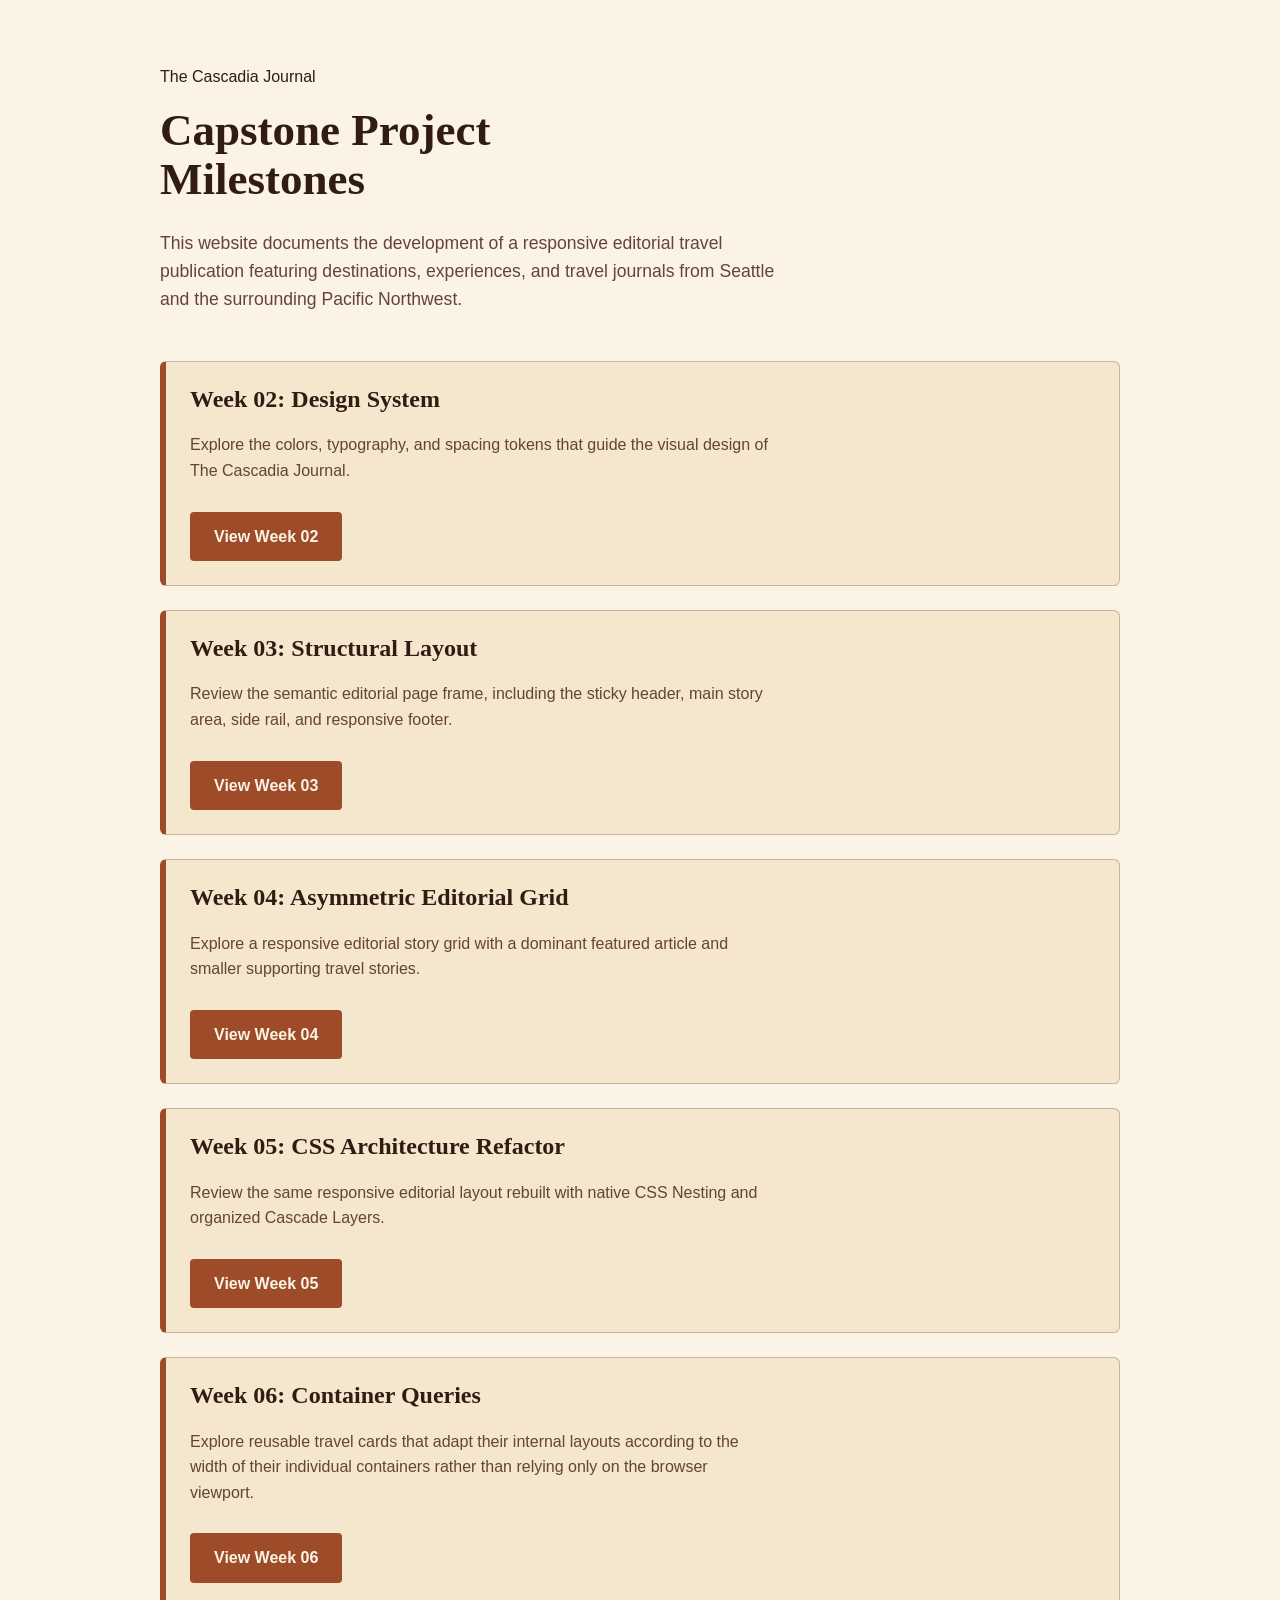
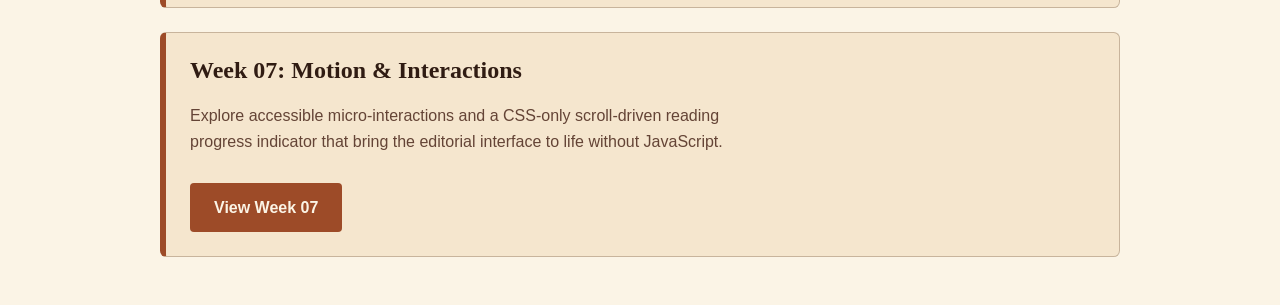
<file: index.html>
<!DOCTYPE html>
<html lang="en">
<head>
    <meta charset="UTF-8">

    <meta
        name="viewport"
        content="width=device-width, initial-scale=1.0"
    >

    <meta
        name="description"
        content="The Cascadia Journal is a multi-week capstone project exploring travel destinations and outdoor experiences near Seattle."
    >

    <title>The Cascadia Journal | Capstone Project</title>

    <style>
        :root {
            --color-background: oklch(97% 0.02 85);
            --color-surface: oklch(93% 0.035 78);
            --color-text: oklch(25% 0.035 45);
            --color-text-muted: oklch(42% 0.05 45);
            --color-primary: oklch(51% 0.12 42);
            --color-border: oklch(78% 0.04 72);

            --font-serif:
                Georgia,
                "Times New Roman",
                serif;

            --font-sans:
                Arial,
                Helvetica,
                sans-serif;

            --space-xs: 0.5rem;
            --space-sm: 0.75rem;
            --space-md: 1.5rem;
            --space-lg: 3rem;

            --size-title:
                clamp(
                    1.75rem,
                    1.31rem + 1.88vw,
                    3rem
                );
        }

        @media (prefers-color-scheme: dark) {
            :root {
                --color-background: oklch(20% 0.025 45);
                --color-surface: oklch(25% 0.035 45);
                --color-text: oklch(92% 0.025 80);
                --color-text-muted: oklch(74% 0.035 80);
                --color-primary: oklch(72% 0.11 55);
                --color-border: oklch(42% 0.04 55);
            }
        }

        *,
        *::before,
        *::after {
            box-sizing: border-box;
        }

        body {
            margin: 0;
            background-color: var(--color-background);
            color: var(--color-text);
            font-family: var(--font-sans);
            line-height: 1.6;
        }

        main {
            width: min(
                calc(100% - (var(--space-md) * 2)),
                60rem
            );

            margin-inline: auto;
            padding-block: var(--space-lg);
        }

        h1,
        h2 {
            font-family: var(--font-serif);
            line-height: 1.1;
            text-wrap: balance;
        }

        h1 {
            max-width: 15ch;
            margin-block: 0 var(--space-md);
            font-size: var(--size-title);
        }

        .introduction {
            max-width: 65ch;
            margin-bottom: var(--space-lg);
            color: var(--color-text-muted);
            font-size: 1.1rem;
        }

        .milestone-list {
            display: grid;
            gap: var(--space-md);
        }

        .milestone {
            padding: var(--space-md);

            border:
                0.0625rem
                solid
                var(--color-border);

            border-inline-start:
                0.4rem
                solid
                var(--color-primary);

            border-radius: 0.4rem;
            background-color: var(--color-surface);
        }

        .milestone h2 {
            margin-top: 0;
        }

        .milestone p {
            max-width: 65ch;
            color: var(--color-text-muted);
        }

        .milestone a {
            display: inline-block;
            margin-top: var(--space-sm);
            padding: var(--space-sm) var(--space-md);

            border-radius: 0.25rem;
            background-color: var(--color-primary);
            color: var(--color-background);

            font-weight: bold;
            text-decoration: none;
        }

        .milestone a:hover {
            text-decoration: underline;
        }

        .milestone a:focus-visible {
            outline: 0.2rem solid var(--color-text);
            outline-offset: 0.2rem;
        }
    </style>
</head>

<body>
    <main>
        <header>
            <p>The Cascadia Journal</p>

            <h1>Capstone Project Milestones</h1>

            <p class="introduction">
                This website documents the development of a responsive
                editorial travel publication featuring destinations,
                experiences, and travel journals from Seattle and the
                surrounding Pacific Northwest.
            </p>
        </header>

        <section
            class="milestone-list"
            aria-label="Weekly project milestones"
        >
            <article class="milestone">
                <h2>Week 02: Design System</h2>

                <p>
                    Explore the colors, typography, and spacing tokens
                    that guide the visual design of The Cascadia Journal.
                </p>

                <a href="./week02/">
                    View Week 02
                </a>
            </article>

            <article class="milestone">
                <h2>Week 03: Structural Layout</h2>

                <p>
                    Review the semantic editorial page frame, including
                    the sticky header, main story area, side rail, and
                    responsive footer.
                </p>

                <a href="./week03/">
                    View Week 03
                </a>
            </article>
            
            <article class="milestone">
                <h2>Week 04: Asymmetric Editorial Grid</h2>
            
                <p>
                    Explore a responsive editorial story grid with a dominant
                    featured article and smaller supporting travel stories.
                </p>
            
                <a href="./week04/">
                    View Week 04
                </a>
            </article>

            <article class="milestone">
                <h2>Week 05: CSS Architecture Refactor</h2>
            
                <p>
                    Review the same responsive editorial layout rebuilt with
                    native CSS Nesting and organized Cascade Layers.
                </p>
            
                <a href="./week05/">
                    View Week 05
                </a>
            </article>

            <article class="milestone">
                <h2>Week 06: Container Queries</h2>
            
                <p>
                    Explore reusable travel cards that adapt their internal
                    layouts according to the width of their individual containers
                    rather than relying only on the browser viewport.
                </p>
            
                <a href="./week06/">
                    View Week 06
                </a>
            </article>

            <article class="milestone">
                <h2>Week 07: Motion & Interactions</h2>
            
                <p>
                    Explore accessible micro-interactions and a CSS-only
                    scroll-driven reading progress indicator that bring the
                    editorial interface to life without JavaScript.
                </p>
            
                <a href="./week07/">
                    View Week 07
                </a>
            </article>
     
        </section>
    </main>
</body>
</html>
</file>
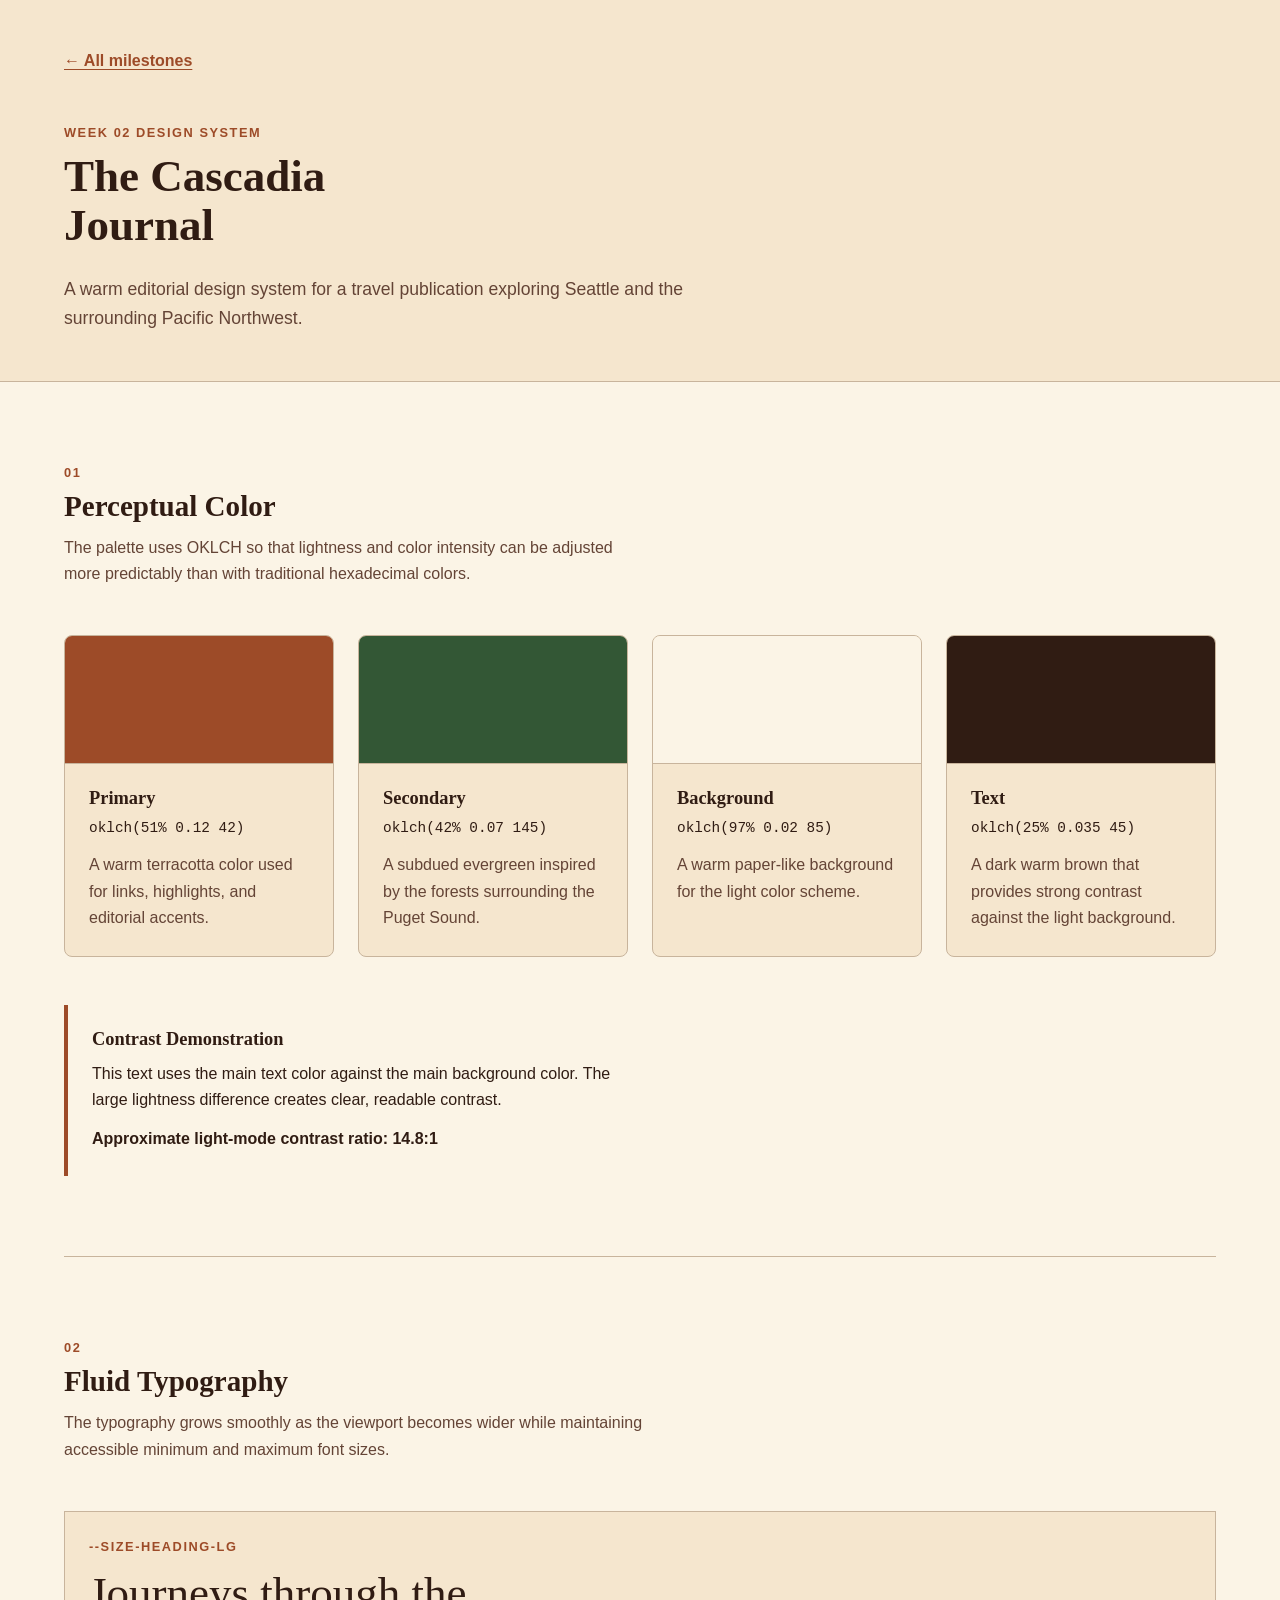
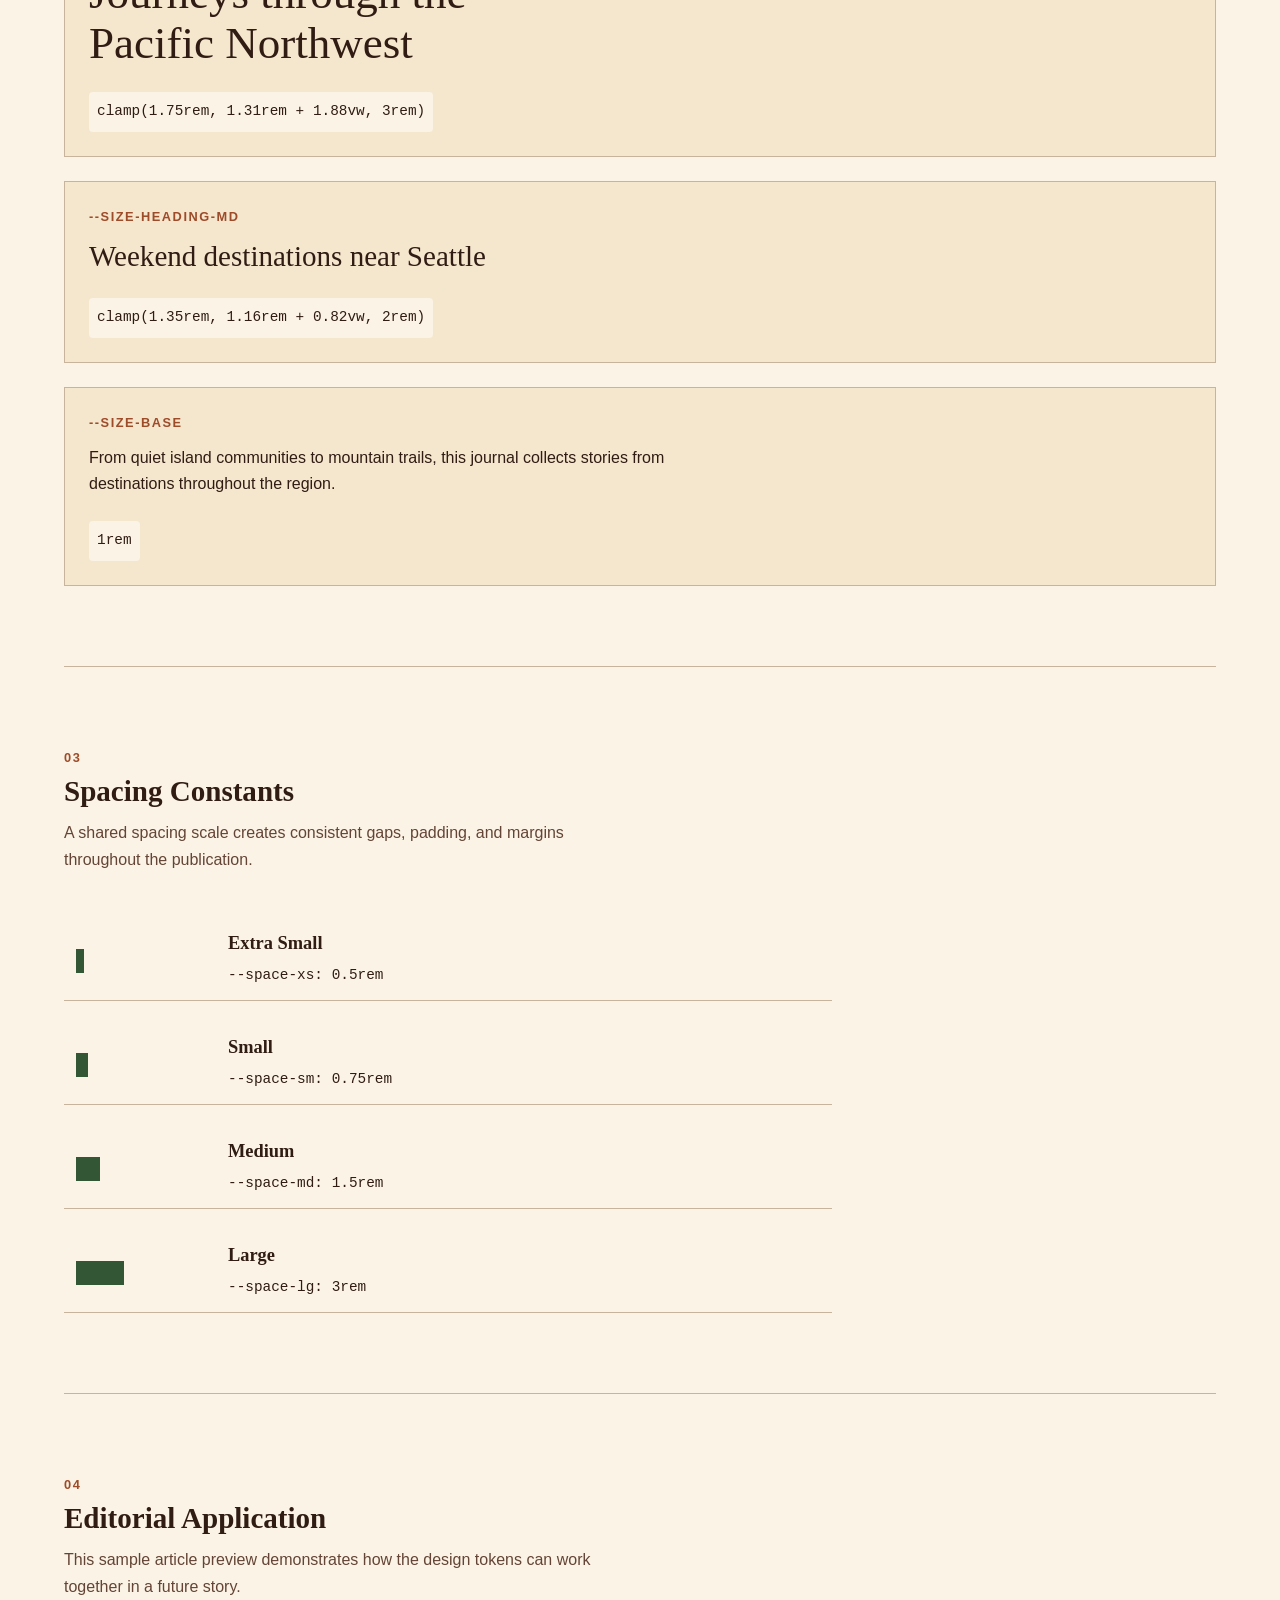
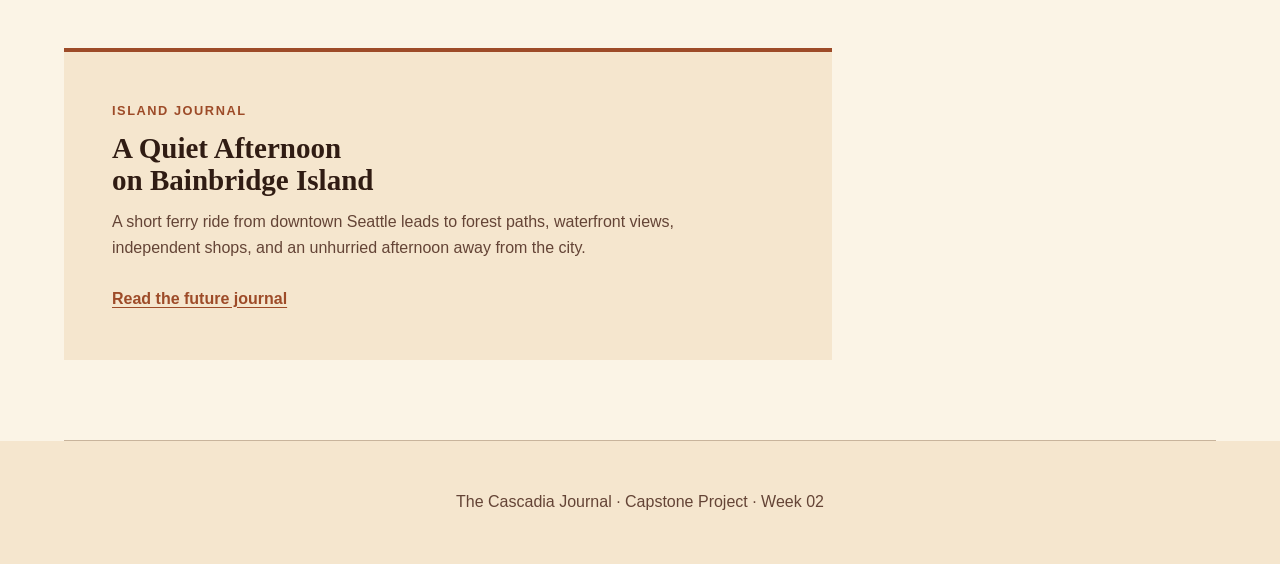
<file: week02/index.html>
<!DOCTYPE html>
<html lang="en">
<head>
    <meta charset="UTF-8">

    <meta
        name="viewport"
        content="width=device-width, initial-scale=1.0"
    >

    <meta
        name="description"
        content="The Cascadia Journal design system, including its OKLCH color palette, fluid typography, and spacing scale."
    >

    <title>Week 02 Design System | The Cascadia Journal</title>

    <link rel="stylesheet" href="./styles.css">
</head>

<body>
    <header class="site-header">
        <div class="site-header__content">
            <a class="back-link" href="../">
                &larr; All milestones
            </a>

            <p class="eyebrow">Week 02 Design System</p>

            <h1>The Cascadia Journal</h1>

            <p class="introduction">
                A warm editorial design system for a travel publication
                exploring Seattle and the surrounding Pacific Northwest.
            </p>
        </div>
    </header>

    <main>
        <section class="token-section" aria-labelledby="colors-heading">
            <div class="section-heading">
                <p class="section-number">01</p>
                <h2 id="colors-heading">Perceptual Color</h2>

                <p>
                    The palette uses OKLCH so that lightness and color
                    intensity can be adjusted more predictably than with
                    traditional hexadecimal colors.
                </p>
            </div>

            <div class="color-grid">
                <article class="color-card">
                    <div class="color-sample color-sample--primary"></div>

                    <div class="color-information">
                        <h3>Primary</h3>
                        <code>oklch(51% 0.12 42)</code>

                        <p>
                            A warm terracotta color used for links,
                            highlights, and editorial accents.
                        </p>
                    </div>
                </article>

                <article class="color-card">
                    <div class="color-sample color-sample--secondary"></div>

                    <div class="color-information">
                        <h3>Secondary</h3>
                        <code>oklch(42% 0.07 145)</code>

                        <p>
                            A subdued evergreen inspired by the forests
                            surrounding the Puget Sound.
                        </p>
                    </div>
                </article>

                <article class="color-card">
                    <div class="color-sample color-sample--background"></div>

                    <div class="color-information">
                        <h3>Background</h3>
                        <code>oklch(97% 0.02 85)</code>

                        <p>
                            A warm paper-like background for the light
                            color scheme.
                        </p>
                    </div>
                </article>

                <article class="color-card">
                    <div class="color-sample color-sample--text"></div>

                    <div class="color-information">
                        <h3>Text</h3>
                        <code>oklch(25% 0.035 45)</code>

                        <p>
                            A dark warm brown that provides strong
                            contrast against the light background.
                        </p>
                    </div>
                </article>
            </div>

            <div class="contrast-example">
                <h3>Contrast Demonstration</h3>

                <p>
                    This text uses the main text color against the main
                    background color. The large lightness difference
                    creates clear, readable contrast.
                </p>

                <p class="contrast-result">
                    Approximate light-mode contrast ratio: 14.8:1
                </p>
            </div>
        </section>

        <section class="token-section" aria-labelledby="typography-heading">
            <div class="section-heading">
                <p class="section-number">02</p>
                <h2 id="typography-heading">Fluid Typography</h2>

                <p>
                    The typography grows smoothly as the viewport becomes
                    wider while maintaining accessible minimum and
                    maximum font sizes.
                </p>
            </div>

            <div class="type-specimens">
                <article class="type-specimen">
                    <p class="token-label">
                        --size-heading-lg
                    </p>

                    <p class="heading-lg-example">
                        Journeys through the Pacific Northwest
                    </p>

                    <code>
                        clamp(1.75rem, 1.31rem + 1.88vw, 3rem)
                    </code>
                </article>

                <article class="type-specimen">
                    <p class="token-label">
                        --size-heading-md
                    </p>

                    <p class="heading-md-example">
                        Weekend destinations near Seattle
                    </p>

                    <code>
                        clamp(1.35rem, 1.16rem + 0.82vw, 2rem)
                    </code>
                </article>

                <article class="type-specimen">
                    <p class="token-label">
                        --size-base
                    </p>

                    <p class="base-example">
                        From quiet island communities to mountain trails,
                        this journal collects stories from destinations
                        throughout the region.
                    </p>

                    <code>1rem</code>
                </article>
            </div>
        </section>

        <section class="token-section" aria-labelledby="spacing-heading">
            <div class="section-heading">
                <p class="section-number">03</p>
                <h2 id="spacing-heading">Spacing Constants</h2>

                <p>
                    A shared spacing scale creates consistent gaps,
                    padding, and margins throughout the publication.
                </p>
            </div>

            <div class="spacing-list">
                <article class="spacing-token">
                    <div class="spacing-bar spacing-bar--xs"></div>

                    <div>
                        <h3>Extra Small</h3>
                        <code>--space-xs: 0.5rem</code>
                    </div>
                </article>

                <article class="spacing-token">
                    <div class="spacing-bar spacing-bar--sm"></div>

                    <div>
                        <h3>Small</h3>
                        <code>--space-sm: 0.75rem</code>
                    </div>
                </article>

                <article class="spacing-token">
                    <div class="spacing-bar spacing-bar--md"></div>

                    <div>
                        <h3>Medium</h3>
                        <code>--space-md: 1.5rem</code>
                    </div>
                </article>

                <article class="spacing-token">
                    <div class="spacing-bar spacing-bar--lg"></div>

                    <div>
                        <h3>Large</h3>
                        <code>--space-lg: 3rem</code>
                    </div>
                </article>
            </div>
        </section>

        <section class="token-section" aria-labelledby="application-heading">
            <div class="section-heading">
                <p class="section-number">04</p>
                <h2 id="application-heading">Editorial Application</h2>

                <p>
                    This sample article preview demonstrates how the
                    design tokens can work together in a future story.
                </p>
            </div>

            <article class="story-preview">
                <p class="story-category">Island Journal</p>

                <h2>A Quiet Afternoon on Bainbridge Island</h2>

                <p class="story-summary">
                    A short ferry ride from downtown Seattle leads to
                    forest paths, waterfront views, independent shops,
                    and an unhurried afternoon away from the city.
                </p>

                <a href="#application-heading">
                    Read the future journal
                </a>
            </article>
        </section>
    </main>

    <footer>
        <p>
            The Cascadia Journal &middot; Capstone Project &middot;
            Week 02
        </p>
    </footer>
</body>
</html>
</file>
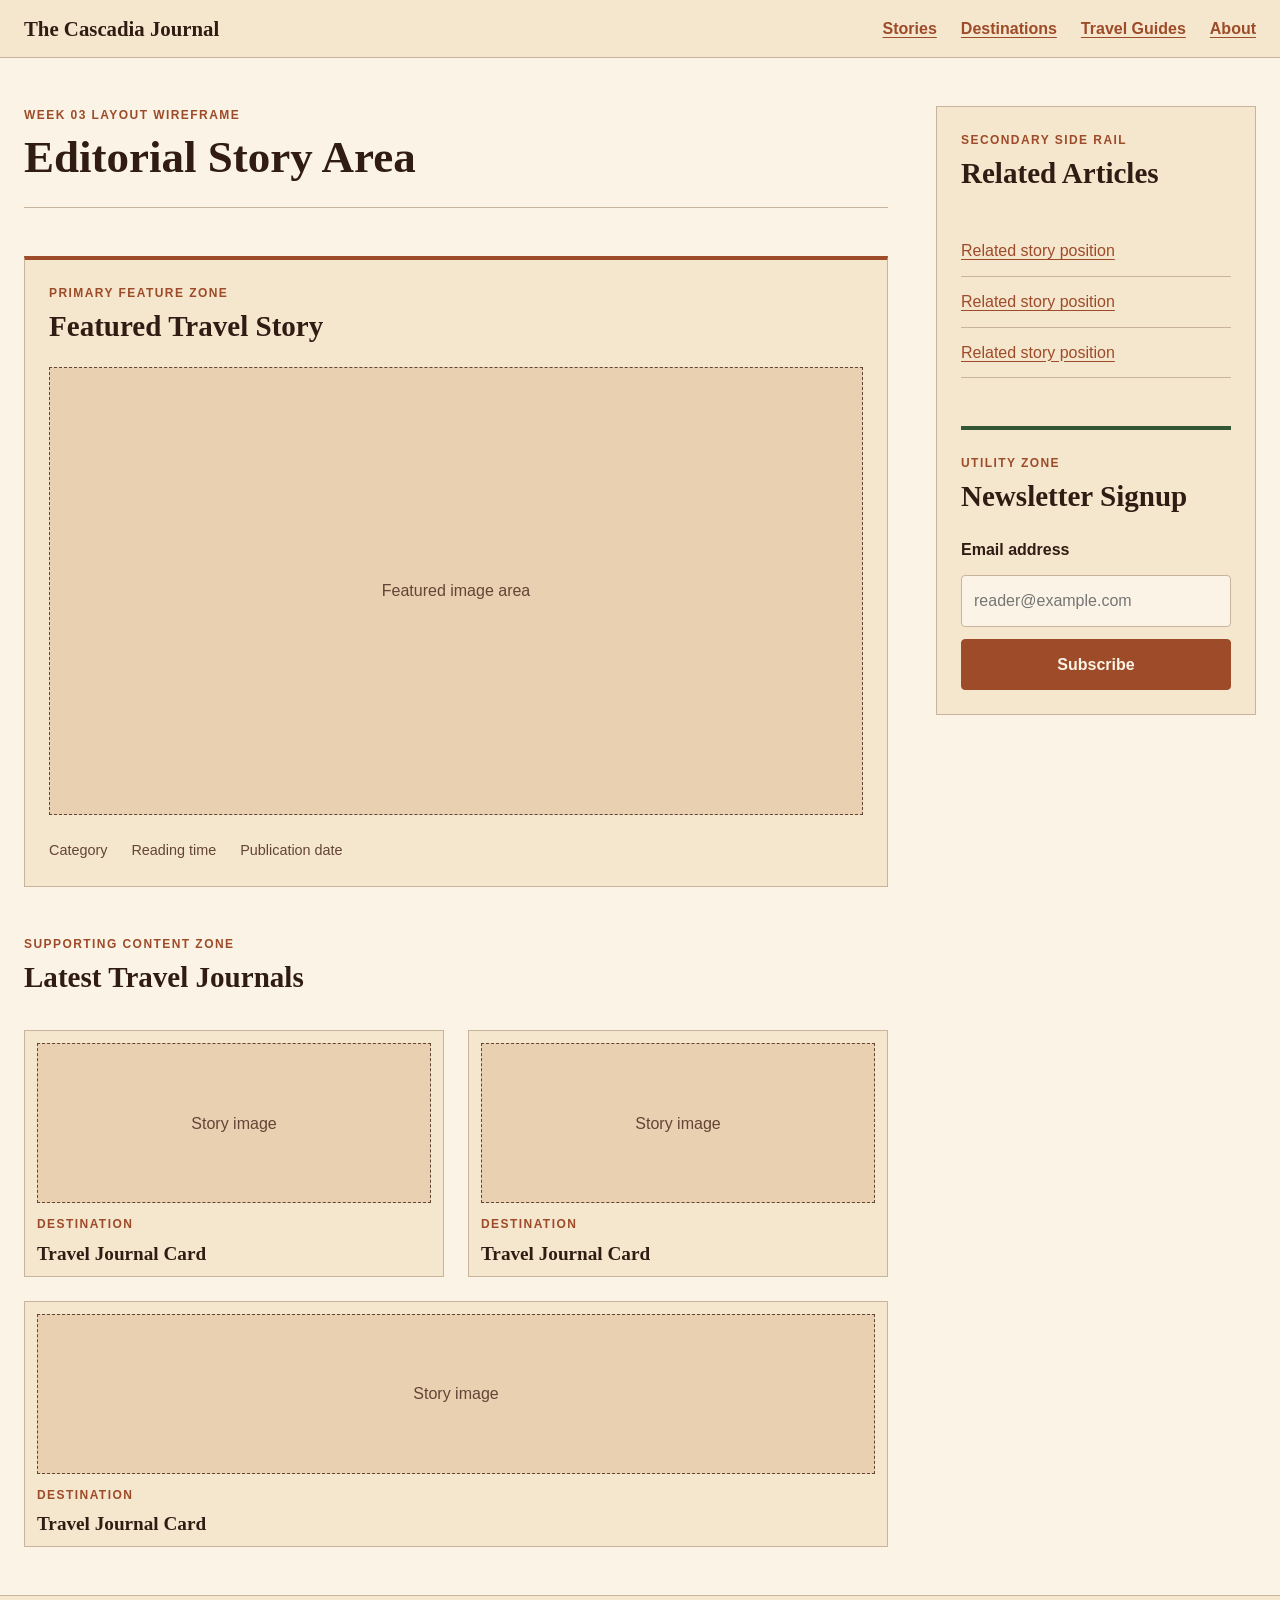
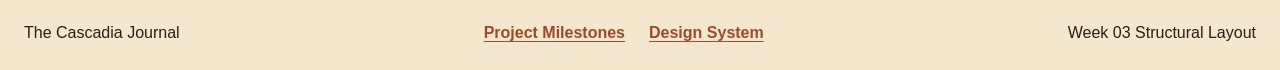
<file: week03/index.html>
<!DOCTYPE html>
<html lang="en">
<head>
    <meta charset="UTF-8">

    <meta
        name="viewport"
        content="width=device-width, initial-scale=1.0"
    >

    <meta
        name="description"
        content="Week 03 structural layout wireframe for The Cascadia Journal, a responsive editorial travel publication about Seattle and the Pacific Northwest."
    >

    <title>Week 03 Layout Frame | The Cascadia Journal</title>

    <link rel="stylesheet" href="./styles.css">
</head>

<body>
    <header class="site-header">
        <a class="brand" href="../">
            The Cascadia Journal
        </a>

        <nav class="primary-navigation" aria-label="Primary navigation">
            <ul>
                <li>
                    <a href="#stories">Stories</a>
                </li>

                <li>
                    <a href="#destinations">Destinations</a>
                </li>

                <li>
                    <a href="#guides">Travel Guides</a>
                </li>

                <li>
                    <a href="#about">About</a>
                </li>
            </ul>
        </nav>
    </header>

    <main class="page-frame" aria-label="Editorial page layout">
        <article id="stories" class="content-hub">
            <header class="page-heading">
                <p class="eyebrow">Week 03 Layout Wireframe</p>

                <h1>Editorial Story Area</h1>
            </header>

            <section
                id="destinations"
                class="featured-story"
                aria-labelledby="featured-heading"
            >
                <header>
                    <p class="zone-label">Primary Feature Zone</p>

                    <h2 id="featured-heading">
                        Featured Travel Story
                    </h2>
                </header>

                <figure class="media-frame">
                    <figcaption>
                        Featured image area
                    </figcaption>
                </figure>

                <footer class="story-meta">
                    <span>Category</span>
                    <span>Reading time</span>
                    <span>Publication date</span>
                </footer>
            </section>

            <section
                id="guides"
                class="story-grid"
                aria-labelledby="latest-heading"
            >
                <header class="section-heading">
                    <p class="zone-label">Supporting Content Zone</p>

                    <h2 id="latest-heading">
                        Latest Travel Journals
                    </h2>
                </header>

                <article class="story-card">
                    <figure class="card-media">
                        <figcaption>
                            Story image
                        </figcaption>
                    </figure>

                    <header>
                        <p class="card-category">Destination</p>
                        <h3>Travel Journal Card</h3>
                    </header>
                </article>

                <article class="story-card">
                    <figure class="card-media">
                        <figcaption>
                            Story image
                        </figcaption>
                    </figure>

                    <header>
                        <p class="card-category">Destination</p>
                        <h3>Travel Journal Card</h3>
                    </header>
                </article>

                <article class="story-card">
                    <figure class="card-media">
                        <figcaption>
                            Story image
                        </figcaption>
                    </figure>

                    <header>
                        <p class="card-category">Destination</p>
                        <h3>Travel Journal Card</h3>
                    </header>
                </article>
            </section>
        </article>

        <aside class="side-rail" aria-labelledby="related-heading">
            <header>
                <p class="zone-label">Secondary Side Rail</p>

                <h2 id="related-heading">
                    Related Articles
                </h2>
            </header>

            <nav aria-label="Related article links">
                <ul class="related-list">
                    <li>
                        <a href="#related-story-one">
                            Related story position
                        </a>
                    </li>

                    <li>
                        <a href="#related-story-two">
                            Related story position
                        </a>
                    </li>

                    <li>
                        <a href="#related-story-three">
                            Related story position
                        </a>
                    </li>
                </ul>
            </nav>

            <section
                class="newsletter-frame"
                aria-labelledby="newsletter-heading"
            >
                <header>
                    <p class="zone-label">Utility Zone</p>

                    <h2 id="newsletter-heading">
                        Newsletter Signup
                    </h2>
                </header>

                <form class="newsletter-form">
                    <label for="email">
                        Email address
                    </label>

                    <input
                        id="email"
                        name="email"
                        type="email"
                        autocomplete="email"
                        placeholder="reader@example.com"
                    >

                    <button type="submit">
                        Subscribe
                    </button>
                </form>
            </section>
        </aside>
    </main>

    <footer id="about" class="site-footer">
        <p>
            The Cascadia Journal
        </p>

        <nav aria-label="Secondary navigation">
            <ul>
                <li>
                    <a href="../">Project Milestones</a>
                </li>

                <li>
                    <a href="../week02/">Design System</a>
                </li>
            </ul>
        </nav>

        <p>
            Week 03 Structural Layout
        </p>
    </footer>
</body>
</html>
</file>
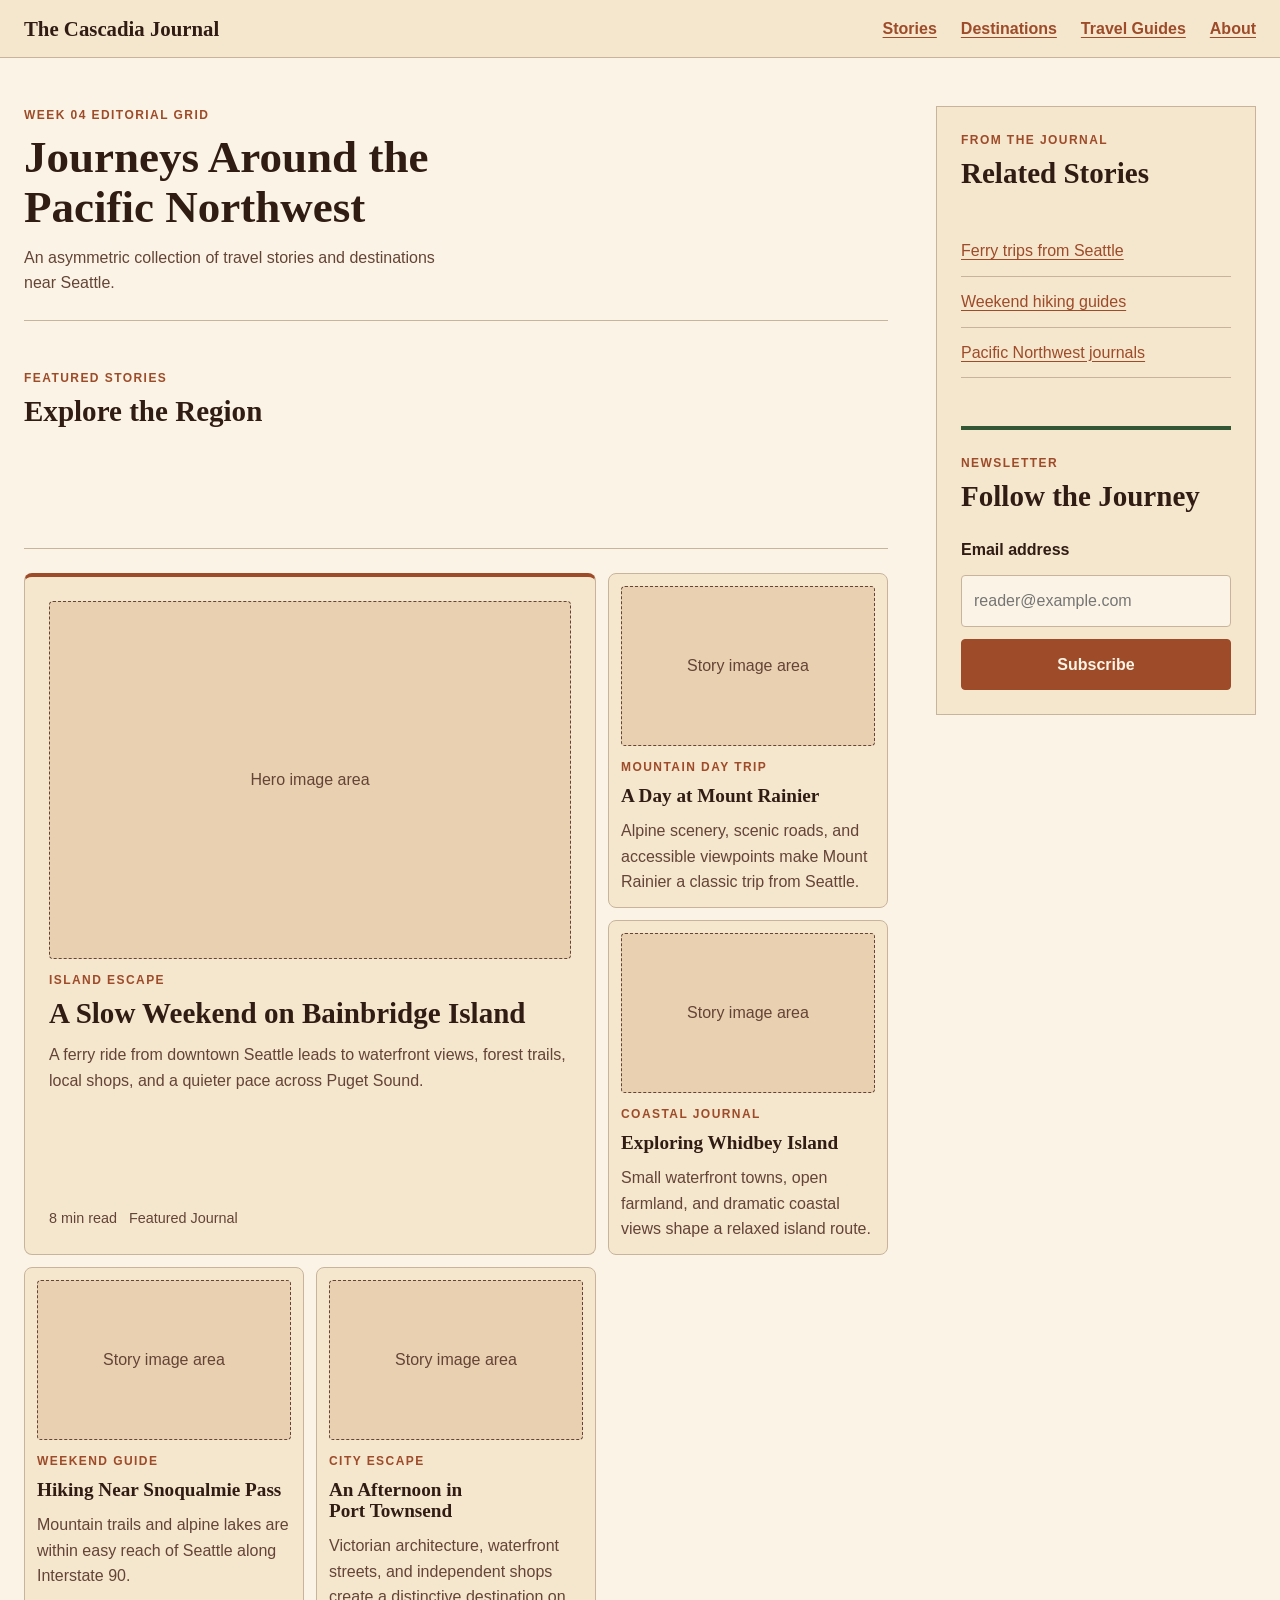
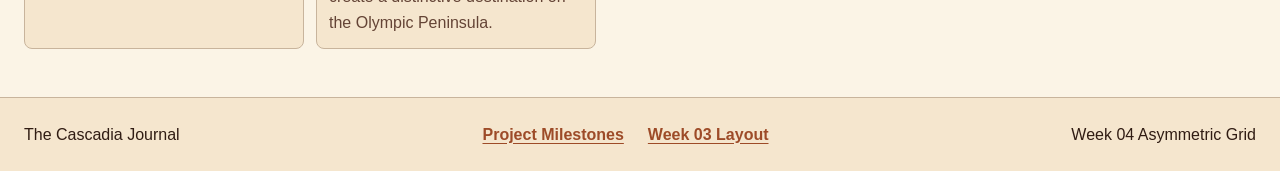
<file: week04/index.html>
<!DOCTYPE html>
<html lang="en">
<head>
    <meta charset="UTF-8">

    <meta
        name="viewport"
        content="width=device-width, initial-scale=1.0"
    >

    <meta
        name="description"
        content="Week 04 asymmetric editorial grid for The Cascadia Journal, featuring travel stories from Seattle and the Pacific Northwest."
    >

    <title>Week 04 Asymmetric Grid | The Cascadia Journal</title>

    <link rel="stylesheet" href="./styles.css">
</head>

<body>
    <header class="site-header">
        <a class="brand" href="../">
            The Cascadia Journal
        </a>

        <nav class="primary-navigation" aria-label="Primary navigation">
            <ul>
                <li>
                    <a href="#stories">Stories</a>
                </li>

                <li>
                    <a href="#destinations">Destinations</a>
                </li>

                <li>
                    <a href="#guides">Travel Guides</a>
                </li>

                <li>
                    <a href="#about">About</a>
                </li>
            </ul>
        </nav>
    </header>

    <main class="page-frame">
        <article id="stories" class="content-hub">
            <header class="page-heading">
                <p class="eyebrow">Week 04 Editorial Grid</p>

                <h1>Journeys Around the Pacific Northwest</h1>

                <p class="page-introduction">
                    An asymmetric collection of travel stories and
                    destinations near Seattle.
                </p>
            </header>

            <section
                id="destinations"
                class="story-grid"
                aria-labelledby="story-grid-heading"
            >
                <header class="section-heading">
                    <p class="zone-label">Featured Stories</p>

                    <h2 id="story-grid-heading">
                        Explore the Region
                    </h2>
                </header>

                <article class="story-card story-card--hero">
                    <figure class="story-media">
                        <figcaption>
                            Hero image area
                        </figcaption>
                    </figure>

                    <header class="story-card__header">
                        <p class="card-category">
                            Island Escape
                        </p>

                        <h2>
                            A Slow Weekend on Bainbridge Island
                        </h2>
                    </header>

                    <p class="story-summary">
                        A ferry ride from downtown Seattle leads to
                        waterfront views, forest trails, local shops,
                        and a quieter pace across Puget Sound.
                    </p>

                    <footer class="story-meta">
                        <span>8 min read</span>
                        <span>Featured Journal</span>
                    </footer>
                </article>

                <article class="story-card">
                    <figure class="story-media">
                        <figcaption>
                            Story image area
                        </figcaption>
                    </figure>

                    <header class="story-card__header">
                        <p class="card-category">
                            Mountain Day Trip
                        </p>

                        <h3>
                            A Day at Mount Rainier
                        </h3>
                    </header>

                    <p class="story-summary">
                        Alpine scenery, scenic roads, and accessible
                        viewpoints make Mount Rainier a classic trip
                        from Seattle.
                    </p>
                </article>

                <article class="story-card">
                    <figure class="story-media">
                        <figcaption>
                            Story image area
                        </figcaption>
                    </figure>

                    <header class="story-card__header">
                        <p class="card-category">
                            Coastal Journal
                        </p>

                        <h3>
                            Exploring Whidbey Island
                        </h3>
                    </header>

                    <p class="story-summary">
                        Small waterfront towns, open farmland, and
                        dramatic coastal views shape a relaxed island
                        route.
                    </p>
                </article>

                <article id="guides" class="story-card">
                    <figure class="story-media">
                        <figcaption>
                            Story image area
                        </figcaption>
                    </figure>

                    <header class="story-card__header">
                        <p class="card-category">
                            Weekend Guide
                        </p>

                        <h3>
                            Hiking Near Snoqualmie Pass
                        </h3>
                    </header>

                    <p class="story-summary">
                        Mountain trails and alpine lakes are within
                        easy reach of Seattle along Interstate 90.
                    </p>
                </article>

                <article class="story-card">
                    <figure class="story-media">
                        <figcaption>
                            Story image area
                        </figcaption>
                    </figure>

                    <header class="story-card__header">
                        <p class="card-category">
                            City Escape
                        </p>

                        <h3>
                            An Afternoon in Port Townsend
                        </h3>
                    </header>

                    <p class="story-summary">
                        Victorian architecture, waterfront streets,
                        and independent shops create a distinctive
                        destination on the Olympic Peninsula.
                    </p>
                </article>
            </section>
        </article>

        <aside class="side-rail" aria-labelledby="related-heading">
            <header>
                <p class="zone-label">
                    From the Journal
                </p>

                <h2 id="related-heading">
                    Related Stories
                </h2>
            </header>

            <nav aria-label="Related article links">
                <ul class="related-list">
                    <li>
                        <a href="#destinations">
                            Ferry trips from Seattle
                        </a>
                    </li>

                    <li>
                        <a href="#guides">
                            Weekend hiking guides
                        </a>
                    </li>

                    <li>
                        <a href="#stories">
                            Pacific Northwest journals
                        </a>
                    </li>
                </ul>
            </nav>

            <section
                class="newsletter-frame"
                aria-labelledby="newsletter-heading"
            >
                <header>
                    <p class="zone-label">
                        Newsletter
                    </p>

                    <h2 id="newsletter-heading">
                        Follow the Journey
                    </h2>
                </header>

                <form class="newsletter-form">
                    <label for="email">
                        Email address
                    </label>

                    <input
                        id="email"
                        name="email"
                        type="email"
                        autocomplete="email"
                        placeholder="reader@example.com"
                        required
                    >

                    <button type="submit">
                        Subscribe
                    </button>
                </form>
            </section>
        </aside>
    </main>

    <footer id="about" class="site-footer">
        <p>
            The Cascadia Journal
        </p>

        <nav aria-label="Secondary navigation">
            <ul>
                <li>
                    <a href="../">
                        Project Milestones
                    </a>
                </li>

                <li>
                    <a href="../week03/">
                        Week 03 Layout
                    </a>
                </li>
            </ul>
        </nav>

        <p>
            Week 04 Asymmetric Grid
        </p>
    </footer>
</body>
</html>
</file>
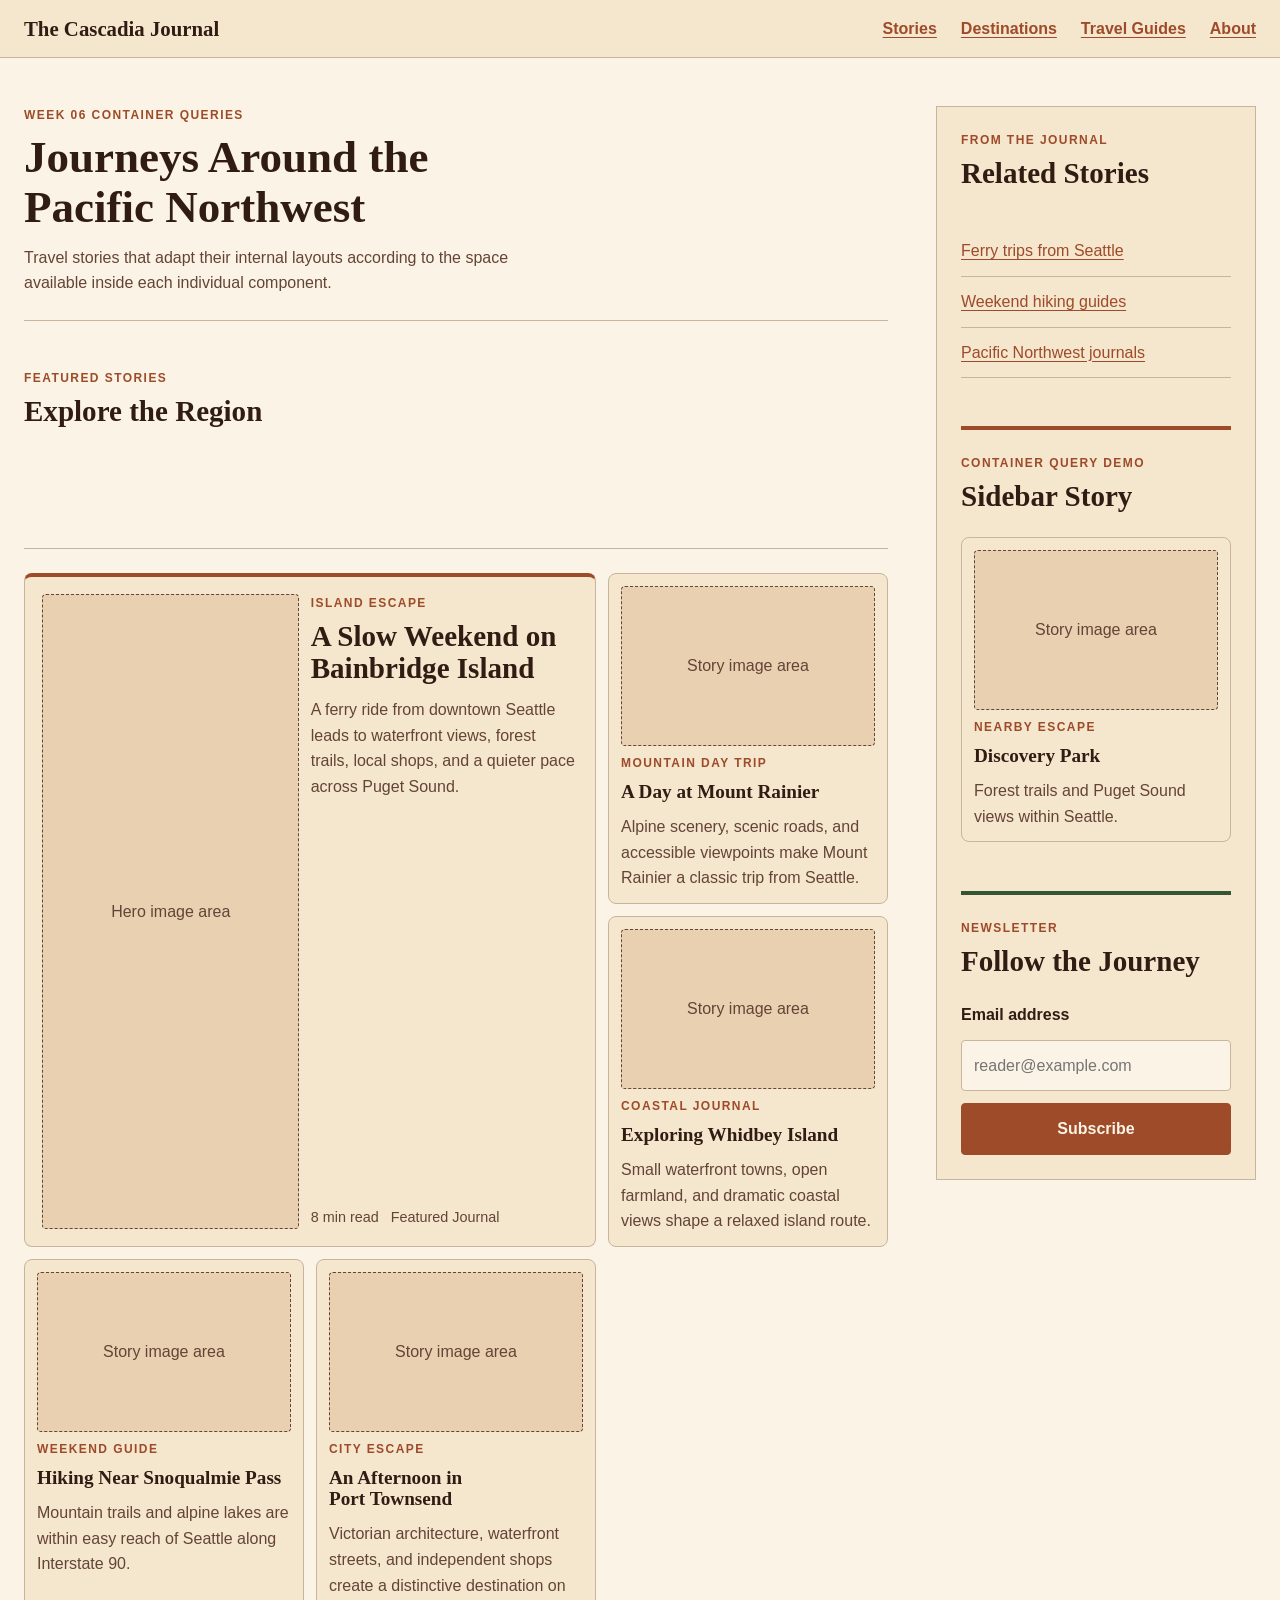
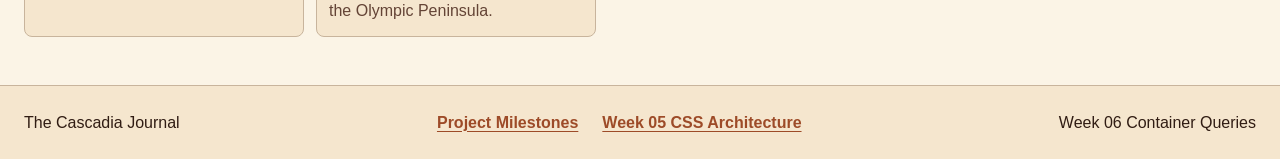
<file: week06/index.html>
<!DOCTYPE html>
<html lang="en">
<head>
    <meta charset="UTF-8">

    <meta
        name="viewport"
        content="width=device-width, initial-scale=1.0"
    >

    <meta
        name="description"
        content="Week 06 container query components for The Cascadia Journal, a responsive travel publication about Seattle and the Pacific Northwest."
    >

    <title>Week 06 Container Queries | The Cascadia Journal</title>

    <link rel="stylesheet" href="./styles.css">
</head>

<body>
    <header class="site-header">
        <a class="brand" href="../">
            The Cascadia Journal
        </a>

        <nav
            class="primary-navigation"
            aria-label="Primary navigation"
        >
            <ul>
                <li>
                    <a href="#stories">
                        Stories
                    </a>
                </li>

                <li>
                    <a href="#destinations">
                        Destinations
                    </a>
                </li>

                <li>
                    <a href="#guides">
                        Travel Guides
                    </a>
                </li>

                <li>
                    <a href="#about">
                        About
                    </a>
                </li>
            </ul>
        </nav>
    </header>

    <main class="page-frame">
        <article id="stories" class="content-hub">
            <header class="page-heading">
                <p class="eyebrow">
                    Week 06 Container Queries
                </p>

                <h1>
                    Journeys Around the Pacific Northwest
                </h1>

                <p class="page-introduction">
                    Travel stories that adapt their internal layouts
                    according to the space available inside each
                    individual component.
                </p>
            </header>

            <section
                id="destinations"
                class="story-grid"
                aria-labelledby="story-grid-heading"
            >
                <header class="section-heading">
                    <p class="zone-label">
                        Featured Stories
                    </p>

                    <h2 id="story-grid-heading">
                        Explore the Region
                    </h2>
                </header>

                <div class="card-slot card-slot--hero">
                    <article class="story-card story-card--hero">
                        <figure class="story-media">
                            <figcaption>
                                Hero image area
                            </figcaption>
                        </figure>

                        <div class="story-card__content">
                            <header class="story-card__header">
                                <p class="card-category">
                                    Island Escape
                                </p>

                                <h2>
                                    A Slow Weekend on Bainbridge Island
                                </h2>
                            </header>

                            <p class="story-summary">
                                A ferry ride from downtown Seattle leads
                                to waterfront views, forest trails,
                                local shops, and a quieter pace across
                                Puget Sound.
                            </p>

                            <footer class="story-meta">
                                <span>
                                    8 min read
                                </span>

                                <span>
                                    Featured Journal
                                </span>
                            </footer>
                        </div>
                    </article>
                </div>

                <div class="card-slot">
                    <article class="story-card">
                        <figure class="story-media">
                            <figcaption>
                                Story image area
                            </figcaption>
                        </figure>

                        <div class="story-card__content">
                            <header class="story-card__header">
                                <p class="card-category">
                                    Mountain Day Trip
                                </p>

                                <h3>
                                    A Day at Mount Rainier
                                </h3>
                            </header>

                            <p class="story-summary">
                                Alpine scenery, scenic roads, and
                                accessible viewpoints make Mount Rainier
                                a classic trip from Seattle.
                            </p>
                        </div>
                    </article>
                </div>

                <div class="card-slot">
                    <article class="story-card">
                        <figure class="story-media">
                            <figcaption>
                                Story image area
                            </figcaption>
                        </figure>

                        <div class="story-card__content">
                            <header class="story-card__header">
                                <p class="card-category">
                                    Coastal Journal
                                </p>

                                <h3>
                                    Exploring Whidbey Island
                                </h3>
                            </header>

                            <p class="story-summary">
                                Small waterfront towns, open farmland,
                                and dramatic coastal views shape a
                                relaxed island route.
                            </p>
                        </div>
                    </article>
                </div>

                <div
                    id="guides"
                    class="card-slot"
                >
                    <article class="story-card">
                        <figure class="story-media">
                            <figcaption>
                                Story image area
                            </figcaption>
                        </figure>

                        <div class="story-card__content">
                            <header class="story-card__header">
                                <p class="card-category">
                                    Weekend Guide
                                </p>

                                <h3>
                                    Hiking Near Snoqualmie Pass
                                </h3>
                            </header>

                            <p class="story-summary">
                                Mountain trails and alpine lakes are
                                within easy reach of Seattle along
                                Interstate 90.
                            </p>
                        </div>
                    </article>
                </div>

                <div class="card-slot">
                    <article class="story-card">
                        <figure class="story-media">
                            <figcaption>
                                Story image area
                            </figcaption>
                        </figure>

                        <div class="story-card__content">
                            <header class="story-card__header">
                                <p class="card-category">
                                    City Escape
                                </p>

                                <h3>
                                    An Afternoon in Port Townsend
                                </h3>
                            </header>

                            <p class="story-summary">
                                Victorian architecture, waterfront
                                streets, and independent shops create
                                a distinctive destination on the
                                Olympic Peninsula.
                            </p>
                        </div>
                    </article>
                </div>
            </section>
        </article>

        <aside
            class="side-rail"
            aria-labelledby="related-heading"
        >
            <header>
                <p class="zone-label">
                    From the Journal
                </p>

                <h2 id="related-heading">
                    Related Stories
                </h2>
            </header>

            <nav aria-label="Related article links">
                <ul class="related-list">
                    <li>
                        <a href="#destinations">
                            Ferry trips from Seattle
                        </a>
                    </li>

                    <li>
                        <a href="#guides">
                            Weekend hiking guides
                        </a>
                    </li>

                    <li>
                        <a href="#stories">
                            Pacific Northwest journals
                        </a>
                    </li>
                </ul>
            </nav>

            <section
                class="sidebar-card-area"
                aria-labelledby="sidebar-card-heading"
            >
                <header>
                    <p class="zone-label">
                        Container Query Demo
                    </p>

                    <h2 id="sidebar-card-heading">
                        Sidebar Story
                    </h2>
                </header>

                <div class="card-slot">
                    <article class="story-card">
                        <figure class="story-media">
                            <figcaption>
                                Story image area
                            </figcaption>
                        </figure>

                        <div class="story-card__content">
                            <header class="story-card__header">
                                <p class="card-category">
                                    Nearby Escape
                                </p>

                                <h3>
                                    Discovery Park
                                </h3>
                            </header>

                            <p class="story-summary">
                                Forest trails and Puget Sound views
                                within Seattle.
                            </p>
                        </div>
                    </article>
                </div>
            </section>

            <section
                class="newsletter-frame"
                aria-labelledby="newsletter-heading"
            >
                <header>
                    <p class="zone-label">
                        Newsletter
                    </p>

                    <h2 id="newsletter-heading">
                        Follow the Journey
                    </h2>
                </header>

                <form class="newsletter-form">
                    <label for="email">
                        Email address
                    </label>

                    <input
                        id="email"
                        name="email"
                        type="email"
                        autocomplete="email"
                        placeholder="reader@example.com"
                        required
                    >

                    <button type="submit">
                        Subscribe
                    </button>
                </form>
            </section>
        </aside>
    </main>

    <footer id="about" class="site-footer">
        <p>
            The Cascadia Journal
        </p>

        <nav aria-label="Secondary navigation">
            <ul>
                <li>
                    <a href="../">
                        Project Milestones
                    </a>
                </li>

                <li>
                    <a href="../week05/">
                        Week 05 CSS Architecture
                    </a>
                </li>
            </ul>
        </nav>

        <p>
            Week 06 Container Queries
        </p>
    </footer>
</body>
</html>
</file>
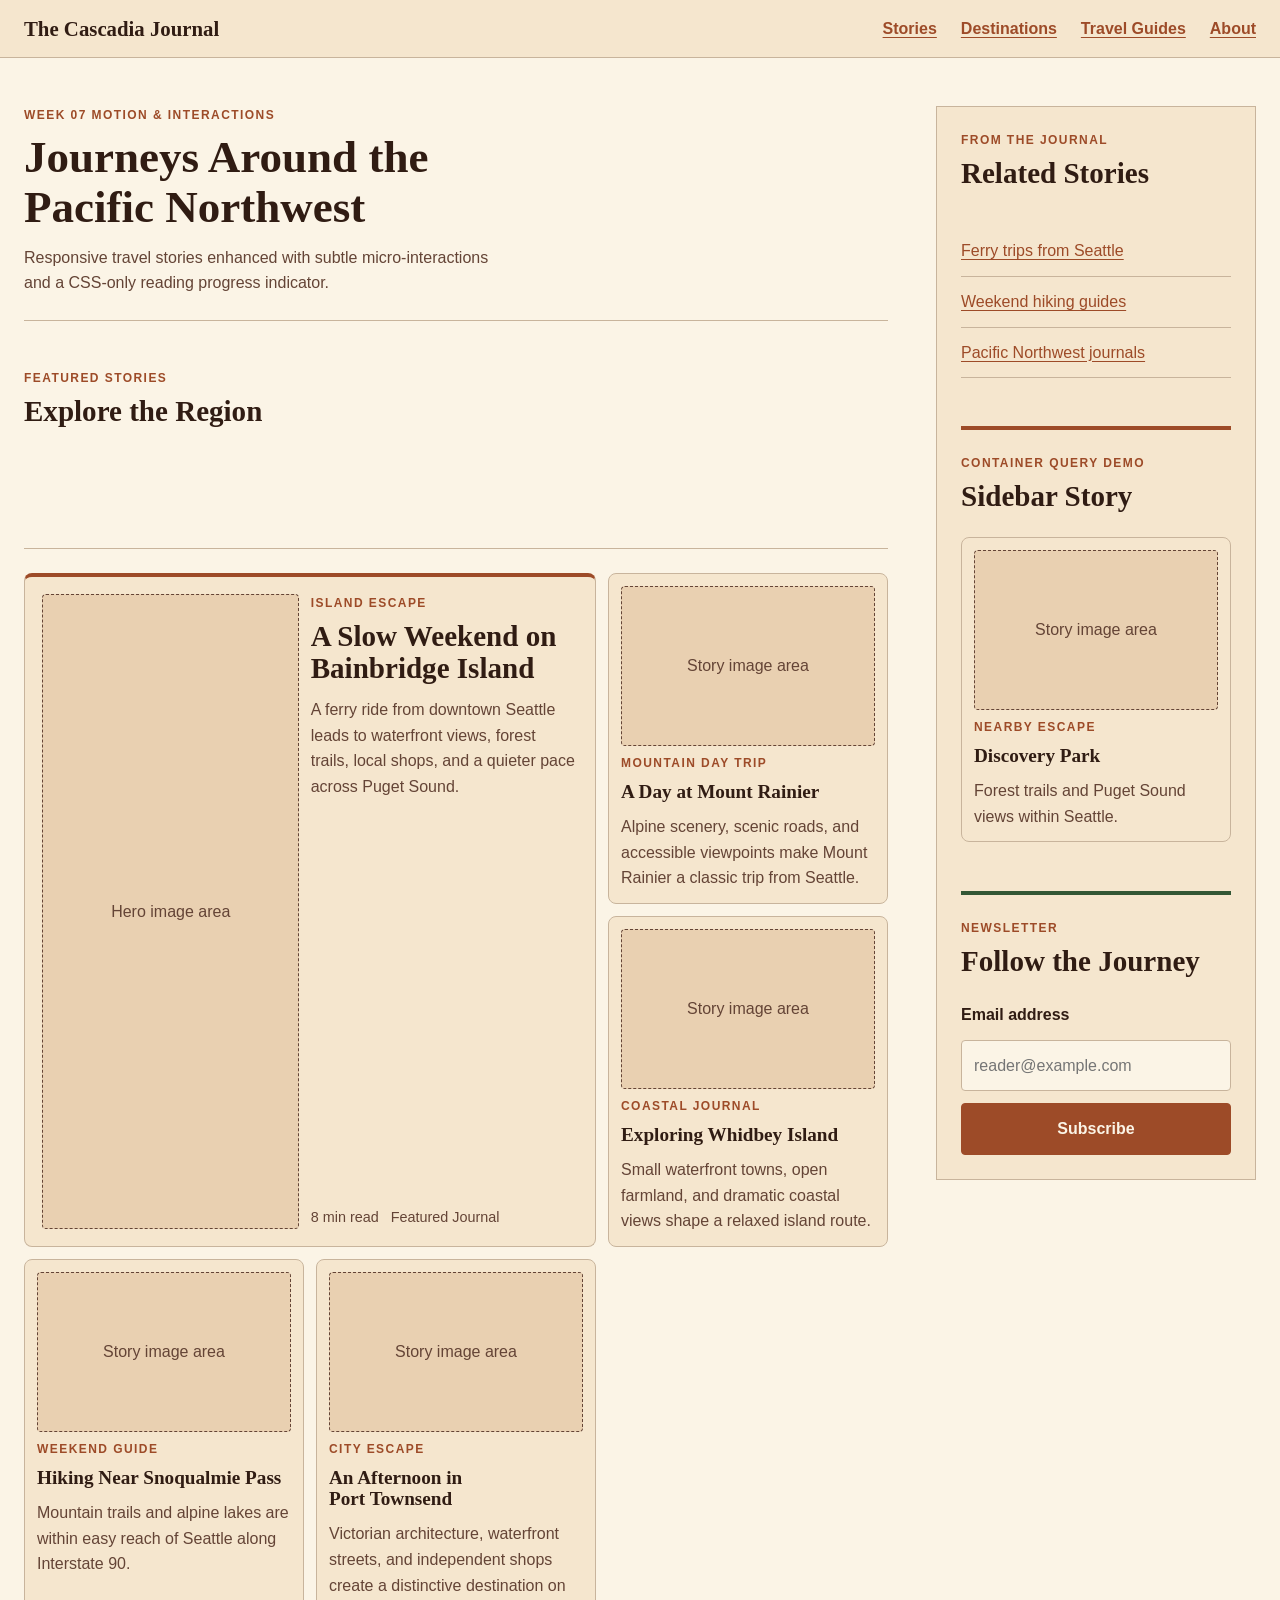
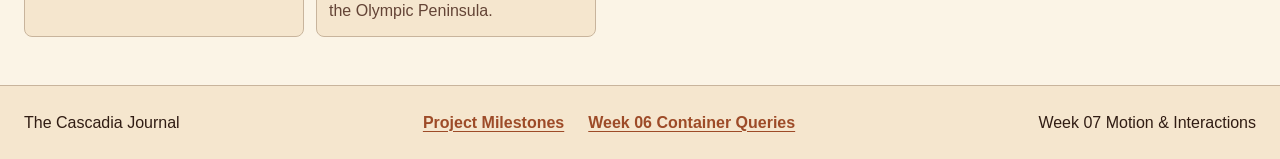
<file: week07/index.html>
<!DOCTYPE html>
<html lang="en">
<head>
    <meta charset="UTF-8">

    <meta
        name="viewport"
        content="width=device-width, initial-scale=1.0"
    >

    <meta
        name="description"
        content="Week 07 micro-interactions and CSS scroll-driven animations for The Cascadia Journal, a responsive Pacific Northwest travel publication."
    >

    <title>Week 07 Motion & Interactions | The Cascadia Journal</title>

    <link rel="stylesheet" href="./styles.css">
</head>

<body>
    <div
        class="scroll-progress-bar"
        aria-hidden="true"
    ></div>

    <header class="site-header">
        <a class="brand" href="../">
            The Cascadia Journal
        </a>

        <nav
            class="primary-navigation"
            aria-label="Primary navigation"
        >
            <ul>
                <li>
                    <a href="#stories">
                        Stories
                    </a>
                </li>

                <li>
                    <a href="#destinations">
                        Destinations
                    </a>
                </li>

                <li>
                    <a href="#guides">
                        Travel Guides
                    </a>
                </li>

                <li>
                    <a href="#about">
                        About
                    </a>
                </li>
            </ul>
        </nav>
    </header>

    <main class="page-frame">
        <article id="stories" class="content-hub">
            <header class="page-heading">
                <p class="eyebrow">
                    Week 07 Motion & Interactions
                </p>

                <h1>
                    Journeys Around the Pacific Northwest
                </h1>

                <p class="page-introduction">
                    Responsive travel stories enhanced with subtle
                    micro-interactions and a CSS-only reading progress
                    indicator.
                </p>
            </header>

            <section
                id="destinations"
                class="story-grid"
                aria-labelledby="story-grid-heading"
            >
                <header class="section-heading">
                    <p class="zone-label">
                        Featured Stories
                    </p>

                    <h2 id="story-grid-heading">
                        Explore the Region
                    </h2>
                </header>

                <div class="card-slot card-slot--hero">
                    <article
                        id="story-bainbridge"
                        class="story-card story-card--hero"
                    >
                        <figure class="story-media">
                            <figcaption>
                                Hero image area
                            </figcaption>
                        </figure>

                        <div class="story-card__content">
                            <header class="story-card__header">
                                <p class="card-category">
                                    Island Escape
                                </p>

                                <h2>
                                    <a
                                        class="story-card__link"
                                        href="#story-bainbridge"
                                    >
                                        A Slow Weekend on Bainbridge Island
                                    </a>
                                </h2>
                            </header>

                            <p class="story-summary">
                                A ferry ride from downtown Seattle leads
                                to waterfront views, forest trails,
                                local shops, and a quieter pace across
                                Puget Sound.
                            </p>

                            <footer class="story-meta">
                                <span>
                                    8 min read
                                </span>

                                <span>
                                    Featured Journal
                                </span>
                            </footer>
                        </div>
                    </article>
                </div>

                <div class="card-slot">
                    <article
                        id="story-rainier"
                        class="story-card"
                    >
                        <figure class="story-media">
                            <figcaption>
                                Story image area
                            </figcaption>
                        </figure>

                        <div class="story-card__content">
                            <header class="story-card__header">
                                <p class="card-category">
                                    Mountain Day Trip
                                </p>

                                <h3>
                                    <a
                                        class="story-card__link"
                                        href="#story-rainier"
                                    >
                                        A Day at Mount Rainier
                                    </a>
                                </h3>
                            </header>

                            <p class="story-summary">
                                Alpine scenery, scenic roads, and
                                accessible viewpoints make Mount Rainier
                                a classic trip from Seattle.
                            </p>
                        </div>
                    </article>
                </div>

                <div class="card-slot">
                    <article
                        id="story-whidbey"
                        class="story-card"
                    >
                        <figure class="story-media">
                            <figcaption>
                                Story image area
                            </figcaption>
                        </figure>

                        <div class="story-card__content">
                            <header class="story-card__header">
                                <p class="card-category">
                                    Coastal Journal
                                </p>

                                <h3>
                                    <a
                                        class="story-card__link"
                                        href="#story-whidbey"
                                    >
                                        Exploring Whidbey Island
                                    </a>
                                </h3>
                            </header>

                            <p class="story-summary">
                                Small waterfront towns, open farmland,
                                and dramatic coastal views shape a
                                relaxed island route.
                            </p>
                        </div>
                    </article>
                </div>

                <div
                    id="guides"
                    class="card-slot"
                >
                    <article
                        id="story-snoqualmie"
                        class="story-card"
                    >
                        <figure class="story-media">
                            <figcaption>
                                Story image area
                            </figcaption>
                        </figure>

                        <div class="story-card__content">
                            <header class="story-card__header">
                                <p class="card-category">
                                    Weekend Guide
                                </p>

                                <h3>
                                    <a
                                        class="story-card__link"
                                        href="#story-snoqualmie"
                                    >
                                        Hiking Near Snoqualmie Pass
                                    </a>
                                </h3>
                            </header>

                            <p class="story-summary">
                                Mountain trails and alpine lakes are
                                within easy reach of Seattle along
                                Interstate 90.
                            </p>
                        </div>
                    </article>
                </div>

                <div class="card-slot">
                    <article
                        id="story-port-townsend"
                        class="story-card"
                    >
                        <figure class="story-media">
                            <figcaption>
                                Story image area
                            </figcaption>
                        </figure>

                        <div class="story-card__content">
                            <header class="story-card__header">
                                <p class="card-category">
                                    City Escape
                                </p>

                                <h3>
                                    <a
                                        class="story-card__link"
                                        href="#story-port-townsend"
                                    >
                                        An Afternoon in Port Townsend
                                    </a>
                                </h3>
                            </header>

                            <p class="story-summary">
                                Victorian architecture, waterfront
                                streets, and independent shops create
                                a distinctive destination on the
                                Olympic Peninsula.
                            </p>
                        </div>
                    </article>
                </div>
            </section>
        </article>

        <aside
            class="side-rail"
            aria-labelledby="related-heading"
        >
            <header>
                <p class="zone-label">
                    From the Journal
                </p>

                <h2 id="related-heading">
                    Related Stories
                </h2>
            </header>

            <nav aria-label="Related article links">
                <ul class="related-list">
                    <li>
                        <a href="#story-bainbridge">
                            Ferry trips from Seattle
                        </a>
                    </li>

                    <li>
                        <a href="#story-snoqualmie">
                            Weekend hiking guides
                        </a>
                    </li>

                    <li>
                        <a href="#stories">
                            Pacific Northwest journals
                        </a>
                    </li>
                </ul>
            </nav>

            <section
                class="sidebar-card-area"
                aria-labelledby="sidebar-card-heading"
            >
                <header>
                    <p class="zone-label">
                        Container Query Demo
                    </p>

                    <h2 id="sidebar-card-heading">
                        Sidebar Story
                    </h2>
                </header>

                <div class="card-slot">
                    <article
                        id="story-discovery-park"
                        class="story-card"
                    >
                        <figure class="story-media">
                            <figcaption>
                                Story image area
                            </figcaption>
                        </figure>

                        <div class="story-card__content">
                            <header class="story-card__header">
                                <p class="card-category">
                                    Nearby Escape
                                </p>

                                <h3>
                                    <a
                                        class="story-card__link"
                                        href="#story-discovery-park"
                                    >
                                        Discovery Park
                                    </a>
                                </h3>
                            </header>

                            <p class="story-summary">
                                Forest trails and Puget Sound views
                                within Seattle.
                            </p>
                        </div>
                    </article>
                </div>
            </section>

            <section
                class="newsletter-frame"
                aria-labelledby="newsletter-heading"
            >
                <header>
                    <p class="zone-label">
                        Newsletter
                    </p>

                    <h2 id="newsletter-heading">
                        Follow the Journey
                    </h2>
                </header>

                <form class="newsletter-form">
                    <label for="email">
                        Email address
                    </label>

                    <input
                        id="email"
                        name="email"
                        type="email"
                        autocomplete="email"
                        placeholder="reader@example.com"
                        required
                    >

                    <button type="submit">
                        Subscribe
                    </button>
                </form>
            </section>
        </aside>
    </main>

    <footer id="about" class="site-footer">
        <p>
            The Cascadia Journal
        </p>

        <nav aria-label="Secondary navigation">
            <ul>
                <li>
                    <a href="../">
                        Project Milestones
                    </a>
                </li>

                <li>
                    <a href="../week06/">
                        Week 06 Container Queries
                    </a>
                </li>
            </ul>
        </nav>

        <p>
            Week 07 Motion & Interactions
        </p>
    </footer>
</body>
</html>
</file>
<file: week02/styles.css>
/*
    The Cascadia Journal
    Week 02 Design System

    Archetype:
    Modern Editorial / Tech Publication

    Design direction:
    Warm Pacific Northwest editorial style
*/

/* ==================================================
   CASCADE LAYER ORDER
   ================================================== */

@layer reset, tokens, base, components, utilities;


/* ==================================================
   RESET
   ================================================== */

@layer reset {
    *,
    *::before,
    *::after {
        box-sizing: border-box;
    }

    html {
        scroll-behavior: smooth;
    }

    body,
    h1,
    h2,
    h3,
    p {
        margin: 0;
    }

    img {
        display: block;
        max-width: 100%;
    }
}


/* ==================================================
   DESIGN TOKENS
   ================================================== */

@layer tokens {
    :root {
        /*
            LIGHT MODE COLOR TOKENS

            OKLCH values use:
            L = lightness
            C = chroma or color intensity
            H = hue angle
        */

        --color-primary: oklch(51% 0.12 42);
        --color-secondary: oklch(42% 0.07 145);

        --color-background: oklch(97% 0.02 85);
        --color-surface: oklch(93% 0.035 78);
        --color-surface-strong: oklch(87% 0.05 72);

        --color-text: oklch(25% 0.035 45);
        --color-text-muted: oklch(42% 0.05 45);

        --color-border: oklch(78% 0.04 72);
        --color-focus: oklch(62% 0.15 65);

        /*
            TYPOGRAPHY TOKENS
        */

        --font-display:
            Georgia,
            "Times New Roman",
            serif;

        --font-body:
            Arial,
            Helvetica,
            sans-serif;

        --font-code:
            "Courier New",
            Courier,
            monospace;

        --size-base: 1rem;

        --size-heading-md:
            clamp(
                1.35rem,
                1.16rem + 0.82vw,
                2rem
            );

        --size-heading-lg:
            clamp(
                1.75rem,
                1.31rem + 1.88vw,
                3rem
            );

        /*
            SPACING TOKENS
        */

        --space-xs: 0.5rem;
        --space-sm: 0.75rem;
        --space-md: 1.5rem;
        --space-lg: 3rem;
        --space-xl: 5rem;

        /*
            ADDITIONAL SYSTEM TOKENS
        */

        --content-width: 72rem;
        --reading-width: 65ch;

        --border-thin: 0.0625rem;
        --border-thick: 0.25rem;

        --radius-sm: 0.25rem;
        --radius-md: 0.5rem;
    }

    /*
        DARK MODE COLOR TOKENS

        This block replaces only the color properties.
        Typography and spacing remain consistent.
    */

    @media (prefers-color-scheme: dark) {
        :root {
            --color-primary: oklch(72% 0.11 55);
            --color-secondary: oklch(72% 0.08 145);

            --color-background: oklch(20% 0.025 45);
            --color-surface: oklch(25% 0.035 45);
            --color-surface-strong: oklch(31% 0.045 48);

            --color-text: oklch(92% 0.025 80);
            --color-text-muted: oklch(74% 0.035 80);

            --color-border: oklch(42% 0.04 55);
            --color-focus: oklch(78% 0.14 75);
        }
    }
}


/* ==================================================
   BASE ELEMENTS
   ================================================== */

@layer base {
    body {
        min-height: 100vh;
        background-color: var(--color-background);
        color: var(--color-text);
        font-family: var(--font-body);
        font-size: var(--size-base);
        line-height: 1.65;
    }

    main {
        width: min(
            calc(100% - (var(--space-md) * 2)),
            var(--content-width)
        );

        margin-inline: auto;
    }

    h1,
    h2,
    h3 {
        font-family: var(--font-display);
        line-height: 1.1;
        text-wrap: balance;
    }

    h1 {
        max-width: 16ch;
        font-size: var(--size-heading-lg);
    }

    h2 {
        font-size: var(--size-heading-md);
    }

    h3 {
        font-size: 1.15rem;
    }

    p {
        text-wrap: pretty;
    }

    a {
        color: var(--color-primary);
        text-underline-offset: 0.2em;
    }

    a:hover {
        text-decoration-thickness: 0.15em;
    }

    a:focus-visible {
        border-radius: var(--radius-sm);
        outline: 0.2rem solid var(--color-focus);
        outline-offset: 0.2rem;
    }

    code {
        overflow-wrap: anywhere;
        color: var(--color-text);
        font-family: var(--font-code);
        font-size: 0.9em;
    }
}


/* ==================================================
   COMPONENTS
   ================================================== */

@layer components {
    .site-header {
        border-bottom:
            var(--border-thin)
            solid
            var(--color-border);

        background-color: var(--color-surface);
    }

    .site-header__content {
        width: min(
            calc(100% - (var(--space-md) * 2)),
            var(--content-width)
        );

        margin-inline: auto;
        padding-block: var(--space-lg);
    }

    .back-link {
        display: inline-block;
        margin-bottom: var(--space-lg);
        font-weight: bold;
    }

    .eyebrow,
    .section-number,
    .story-category,
    .token-label {
        color: var(--color-primary);
        font-size: 0.8rem;
        font-weight: bold;
        letter-spacing: 0.12em;
        text-transform: uppercase;
    }

    .site-header h1 {
        margin-top: var(--space-xs);
    }

    .introduction {
        max-width: var(--reading-width);
        margin-top: var(--space-md);
        color: var(--color-text-muted);
        font-size: 1.1rem;
    }

    .token-section {
        padding-block: var(--space-xl);
        border-bottom:
            var(--border-thin)
            solid
            var(--color-border);
    }

    .section-heading {
        max-width: var(--reading-width);
        margin-bottom: var(--space-lg);
    }

    .section-heading h2 {
        margin-block: var(--space-xs) var(--space-sm);
    }

    .section-heading > p:last-child {
        color: var(--color-text-muted);
    }

    .color-grid {
        display: grid;
        grid-template-columns:
            repeat(
                auto-fit,
                minmax(min(100%, 14rem), 1fr)
            );

        gap: var(--space-md);
    }

    .color-card {
        overflow: hidden;
        border:
            var(--border-thin)
            solid
            var(--color-border);

        border-radius: var(--radius-md);
        background-color: var(--color-surface);
    }

    .color-sample {
        min-height: 8rem;
        border-bottom:
            var(--border-thin)
            solid
            var(--color-border);
    }

    .color-sample--primary {
        background-color: var(--color-primary);
    }

    .color-sample--secondary {
        background-color: var(--color-secondary);
    }

    .color-sample--background {
        background-color: var(--color-background);
    }

    .color-sample--text {
        background-color: var(--color-text);
    }

    .color-information {
        padding: var(--space-md);
    }

    .color-information code {
        display: block;
        margin-block: var(--space-xs) var(--space-sm);
    }

    .color-information p {
        color: var(--color-text-muted);
    }

    .contrast-example {
        max-width: var(--reading-width);
        margin-top: var(--space-lg);
        padding: var(--space-md);
        border-left:
            var(--border-thick)
            solid
            var(--color-primary);

        background-color: var(--color-background);
        color: var(--color-text);
    }

    .contrast-example h3 {
        margin-bottom: var(--space-sm);
    }

    .contrast-result {
        margin-top: var(--space-sm);
        font-weight: bold;
    }

    .type-specimens {
        display: grid;
        gap: var(--space-md);
    }

    .type-specimen {
        padding: var(--space-md);
        border:
            var(--border-thin)
            solid
            var(--color-border);

        background-color: var(--color-surface);
    }

    .type-specimen code {
        display: inline-block;
        margin-top: var(--space-md);
        padding: var(--space-xs);
        border-radius: var(--radius-sm);
        background-color: var(--color-background);
    }

    .heading-lg-example {
        max-width: 22ch;
        margin-top: var(--space-sm);
        font-family: var(--font-display);
        font-size: var(--size-heading-lg);
        line-height: 1.1;
    }

    .heading-md-example {
        max-width: 28ch;
        margin-top: var(--space-sm);
        font-family: var(--font-display);
        font-size: var(--size-heading-md);
        line-height: 1.2;
    }

    .base-example {
        max-width: var(--reading-width);
        margin-top: var(--space-sm);
        font-size: var(--size-base);
    }

    .spacing-list {
        display: grid;
        gap: var(--space-md);
        max-width: 48rem;
    }

    .spacing-token {
        display: grid;
        grid-template-columns: 8rem 1fr;
        align-items: center;
        gap: var(--space-md);
        padding: var(--space-sm);
        border-bottom:
            var(--border-thin)
            solid
            var(--color-border);
    }

    .spacing-token h3 {
        margin-bottom: var(--space-xs);
    }

    .spacing-bar {
        height: 1.5rem;
        background-color: var(--color-secondary);
    }

    .spacing-bar--xs {
        width: var(--space-xs);
    }

    .spacing-bar--sm {
        width: var(--space-sm);
    }

    .spacing-bar--md {
        width: var(--space-md);
    }

    .spacing-bar--lg {
        width: var(--space-lg);
    }

    .story-preview {
        max-width: 48rem;
        padding: var(--space-lg);
        border-top:
            var(--border-thick)
            solid
            var(--color-primary);

        background-color: var(--color-surface);
    }

    .story-preview h2 {
        max-width: 24ch;
        margin-block: var(--space-sm);
    }

    .story-summary {
        max-width: var(--reading-width);
        margin-bottom: var(--space-md);
        color: var(--color-text-muted);
    }

    .story-preview a {
        font-weight: bold;
    }

    footer {
        padding: var(--space-lg) var(--space-md);
        background-color: var(--color-surface);
        color: var(--color-text-muted);
        text-align: center;
    }
}


/* ==================================================
   SMALL-SCREEN ADJUSTMENTS
   ================================================== */

@layer utilities {
    @media (max-width: 35rem) {
        .spacing-token {
            grid-template-columns: 4rem 1fr;
        }

        .story-preview {
            padding: var(--space-md);
        }
    }
}
</file>
<file: week03/styles.css>
/*
    The Cascadia Journal
    Week 03 Structural Layout Frame

    Archetype:
    B — Modern Editorial / Tech Publication

    Week 03 goal:
    Create the semantic page skeleton without final article content.
*/


/* ==================================================
   CASCADE LAYER ORDER
   ================================================== */

@layer reset, tokens, base, layout, components, responsive;


/* ==================================================
   RESET
   ================================================== */

@layer reset {
    *,
    *::before,
    *::after {
        box-sizing: border-box;
    }

    html {
        scroll-behavior: smooth;
    }

    body,
    h1,
    h2,
    h3,
    p,
    ul,
    figure {
        margin: 0;
    }

    ul {
        padding: 0;
        list-style: none;
    }

    button,
    input {
        font: inherit;
    }
}


/* ==================================================
   DESIGN TOKENS COPIED FROM WEEK 02
   ================================================== */

@layer tokens {
    :root {
        /*
            LIGHT MODE COLOR TOKENS
        */

        --color-primary: oklch(51% 0.12 42);
        --color-secondary: oklch(42% 0.07 145);

        --color-background: oklch(97% 0.02 85);
        --color-surface: oklch(93% 0.035 78);
        --color-surface-strong: oklch(87% 0.05 72);

        --color-text: oklch(25% 0.035 45);
        --color-text-muted: oklch(42% 0.05 45);

        --color-border: oklch(78% 0.04 72);
        --color-focus: oklch(62% 0.15 65);

        /*
            TYPOGRAPHY TOKENS
        */

        --font-display:
            Georgia,
            "Times New Roman",
            serif;

        --font-body:
            Arial,
            Helvetica,
            sans-serif;

        --font-code:
            "Courier New",
            Courier,
            monospace;

        --size-base: 1rem;

        --size-heading-md:
            clamp(
                1.35rem,
                1.16rem + 0.82vw,
                2rem
            );

        --size-heading-lg:
            clamp(
                1.75rem,
                1.31rem + 1.88vw,
                3rem
            );

        /*
            SPACING TOKENS
        */

        --space-xs: 0.5rem;
        --space-sm: 0.75rem;
        --space-md: 1.5rem;
        --space-lg: 3rem;
        --space-xl: 5rem;

        /*
            LAYOUT TOKENS
        */

        --content-width: 78rem;
        --reading-width: 65ch;
        --side-rail-min: 15rem;
        --side-rail-max: 20rem;

        --border-thin: 0.0625rem;
        --border-thick: 0.25rem;

        --radius-sm: 0.25rem;
        --radius-md: 0.5rem;
    }

    /*
        DARK MODE COLOR TOKENS
    */

    @media (prefers-color-scheme: dark) {
        :root {
            --color-primary: oklch(72% 0.11 55);
            --color-secondary: oklch(72% 0.08 145);

            --color-background: oklch(20% 0.025 45);
            --color-surface: oklch(25% 0.035 45);
            --color-surface-strong: oklch(31% 0.045 48);

            --color-text: oklch(92% 0.025 80);
            --color-text-muted: oklch(74% 0.035 80);

            --color-border: oklch(42% 0.04 55);
            --color-focus: oklch(78% 0.14 75);
        }
    }
}


/* ==================================================
   BASE ELEMENTS
   ================================================== */

@layer base {
    body {
        display: grid;
        grid-template-rows: auto 1fr auto;
        min-height: 100vh;
        min-height: 100dvh;

        background-color: var(--color-background);
        color: var(--color-text);

        font-family: var(--font-body);
        font-size: var(--size-base);
        line-height: 1.6;
    }

    h1,
    h2,
    h3 {
        font-family: var(--font-display);
        line-height: 1.1;
        text-wrap: balance;
    }

    h1 {
        font-size: var(--size-heading-lg);
    }

    h2 {
        font-size: var(--size-heading-md);
    }

    h3 {
        font-size: 1.2rem;
    }

    a {
        color: var(--color-primary);
        text-underline-offset: 0.2em;
    }

    a:hover {
        text-decoration-thickness: 0.15em;
    }

    a:focus-visible,
    button:focus-visible,
    input:focus-visible {
        border-radius: var(--radius-sm);
        outline: 0.2rem solid var(--color-focus);
        outline-offset: 0.2rem;
    }
}


/* ==================================================
   PRIMARY PAGE LAYOUT
   ================================================== */

@layer layout {
    .site-header {
        position: sticky;
        z-index: 10;
        top: 0;

        display: flex;
        align-items: center;
        justify-content: space-between;
        gap: var(--space-md);

        padding:
            var(--space-sm)
            max(
                var(--space-md),
                calc((100% - var(--content-width)) / 2)
            );

        border-bottom:
            var(--border-thin)
            solid
            var(--color-border);

        background-color: var(--color-surface);
    }

    .page-frame {
        display: grid;

        grid-template-columns:
            minmax(0, 1fr)
            minmax(
                var(--side-rail-min),
                var(--side-rail-max)
            );

        gap: var(--space-lg);

        width: min(
            calc(100% - (var(--space-md) * 2)),
            var(--content-width)
        );

        margin-inline: auto;
        padding-block: var(--space-lg);
    }

    .content-hub {
        min-width: 0;
    }

    .side-rail {
        min-width: 0;
    }

    .site-footer {
        display: flex;
        align-items: center;
        justify-content: space-between;
        gap: var(--space-md);

        padding:
            var(--space-md)
            max(
                var(--space-md),
                calc((100% - var(--content-width)) / 2)
            );

        border-top:
            var(--border-thin)
            solid
            var(--color-border);

        background-color: var(--color-surface);
    }
}


/* ==================================================
   COMPONENTS
   ================================================== */

@layer components {
    .brand {
        color: var(--color-text);
        font-family: var(--font-display);
        font-size: 1.3rem;
        font-weight: bold;
        text-decoration: none;
        white-space: nowrap;
    }

    .primary-navigation ul,
    .site-footer nav ul {
        display: flex;
        flex-wrap: wrap;
        align-items: center;
        gap: var(--space-md);
    }

    .primary-navigation a,
    .site-footer a {
        font-weight: bold;
    }

    .page-heading {
        margin-bottom: var(--space-lg);
        padding-bottom: var(--space-md);

        border-bottom:
            var(--border-thin)
            solid
            var(--color-border);
    }

    .page-heading h1 {
        margin-top: var(--space-xs);
    }

    .eyebrow,
    .zone-label,
    .card-category {
        color: var(--color-primary);
        font-size: 0.75rem;
        font-weight: bold;
        letter-spacing: 0.12em;
        text-transform: uppercase;
    }

    .featured-story {
        display: grid;
        gap: var(--space-md);

        margin-bottom: var(--space-lg);
        padding: var(--space-md);

        border:
            var(--border-thin)
            solid
            var(--color-border);

        border-top:
            var(--border-thick)
            solid
            var(--color-primary);

        background-color: var(--color-surface);
    }

    .featured-story h2,
    .section-heading h2,
    .side-rail h2,
    .newsletter-frame h2 {
        margin-top: var(--space-xs);
    }

    .media-frame {
        display: grid;
        min-height: clamp(14rem, 35vw, 28rem);
        place-items: center;

        border:
            var(--border-thin)
            dashed
            var(--color-text-muted);

        background-color: var(--color-surface-strong);
        color: var(--color-text-muted);
    }

    .story-meta {
        display: flex;
        flex-wrap: wrap;
        gap: var(--space-md);

        color: var(--color-text-muted);
        font-size: 0.9rem;
    }

    .story-grid {
        display: grid;
        grid-template-columns:
            repeat(
                2,
                minmax(0, 1fr)
            );

        gap: var(--space-md);
    }

    .section-heading {
        grid-column: 1 / -1;
        margin-bottom: var(--space-sm);
    }

    .story-card {
        display: grid;
        gap: var(--space-sm);

        min-width: 0;
        padding: var(--space-sm);

        border:
            var(--border-thin)
            solid
            var(--color-border);

        background-color: var(--color-surface);
    }

    .story-card:last-child {
        grid-column: 1 / -1;
    }

    .card-media {
        display: grid;
        min-height: 10rem;
        place-items: center;

        border:
            var(--border-thin)
            dashed
            var(--color-text-muted);

        background-color: var(--color-surface-strong);
        color: var(--color-text-muted);
    }

    .story-card h3 {
        margin-top: var(--space-xs);
    }

    .side-rail {
        align-self: start;
        position: sticky;
        top: calc(4rem + var(--space-md));

        display: grid;
        gap: var(--space-lg);

        padding: var(--space-md);

        border:
            var(--border-thin)
            solid
            var(--color-border);

        background-color: var(--color-surface);
    }

    .related-list {
        display: grid;
        gap: var(--space-sm);
    }

    .related-list li {
        padding-bottom: var(--space-sm);

        border-bottom:
            var(--border-thin)
            solid
            var(--color-border);
    }

    .newsletter-frame {
        padding-top: var(--space-md);

        border-top:
            var(--border-thick)
            solid
            var(--color-secondary);
    }

    .newsletter-form {
        display: grid;
        gap: var(--space-sm);
        margin-top: var(--space-md);
    }

    .newsletter-form label {
        font-weight: bold;
    }

    .newsletter-form input {
        width: 100%;
        min-width: 0;
        padding: var(--space-sm);

        border:
            var(--border-thin)
            solid
            var(--color-border);

        border-radius: var(--radius-sm);
        background-color: var(--color-background);
        color: var(--color-text);
    }

    .newsletter-form button {
        padding: var(--space-sm) var(--space-md);

        border:
            var(--border-thin)
            solid
            var(--color-primary);

        border-radius: var(--radius-sm);
        background-color: var(--color-primary);
        color: var(--color-background);

        cursor: pointer;
        font-weight: bold;
    }

    .newsletter-form button:hover {
        filter: brightness(1.1);
    }
}


/* ==================================================
   RESPONSIVE LAYOUT
   ================================================== */

@layer responsive {
    /*
        At medium widths, the sidebar moves below the main content.

        This prevents the sidebar from becoming too narrow and avoids
        forcing the two-column grid beyond the viewport width.
    */

    @media (max-width: 56rem) {
        .site-header {
            position: static;
            align-items: flex-start;
            flex-direction: column;
        }

        .page-frame {
            grid-template-columns: minmax(0, 1fr);
        }

        .side-rail {
            position: static;
        }
    }

    /*
        At small widths, card columns and footer items stack vertically.
    */

    @media (max-width: 38rem) {
        .site-header,
        .site-footer {
            align-items: flex-start;
        }

        .primary-navigation ul,
        .site-footer,
        .site-footer nav ul {
            flex-direction: column;
            align-items: flex-start;
        }

        .story-grid {
            grid-template-columns: minmax(0, 1fr);
        }

        .story-card:last-child {
            grid-column: auto;
        }

        .story-meta {
            flex-direction: column;
            gap: var(--space-xs);
        }
    }

    /*
        Reduce motion for users who request it.
    */

    @media (prefers-reduced-motion: reduce) {
        html {
            scroll-behavior: auto;
        }
    }
}
</file>
<file: week04/styles.css>
/*
    The Cascadia Journal
    Week 04 Asymmetric Editorial Grid

    Archetype:
    B — Modern Editorial / Tech Publication
*/


/* ==================================================
   CASCADE LAYER ORDER
   ================================================== */

@layer reset, tokens, base, layout, components, responsive;


/* ==================================================
   RESET
   ================================================== */

@layer reset {
    *,
    *::before,
    *::after {
        box-sizing: border-box;
    }

    html {
        scroll-behavior: smooth;
    }

    body,
    h1,
    h2,
    h3,
    p,
    ul,
    figure {
        margin: 0;
    }

    ul {
        padding: 0;
        list-style: none;
    }

    button,
    input {
        font: inherit;
    }
}


/* ==================================================
   DESIGN TOKENS
   COPIED FORWARD FROM WEEK 02 / WEEK 03
   ================================================== */

@layer tokens {
    :root {
        --color-primary: oklch(51% 0.12 42);
        --color-secondary: oklch(42% 0.07 145);

        --color-background: oklch(97% 0.02 85);
        --color-surface: oklch(93% 0.035 78);
        --color-surface-strong: oklch(87% 0.05 72);

        --color-text: oklch(25% 0.035 45);
        --color-text-muted: oklch(42% 0.05 45);

        --color-border: oklch(78% 0.04 72);
        --color-focus: oklch(62% 0.15 65);

        --font-display:
            Georgia,
            "Times New Roman",
            serif;

        --font-body:
            Arial,
            Helvetica,
            sans-serif;

        --size-base: 1rem;

        --size-heading-md:
            clamp(
                1.35rem,
                1.16rem + 0.82vw,
                2rem
            );

        --size-heading-lg:
            clamp(
                1.75rem,
                1.31rem + 1.88vw,
                3rem
            );

        --space-xs: 0.5rem;
        --space-sm: 0.75rem;
        --space-md: 1.5rem;
        --space-lg: 3rem;
        --space-xl: 5rem;

        --content-width: 78rem;

        --side-rail-min: 15rem;
        --side-rail-max: 20rem;

        --border-thin: 0.0625rem;
        --border-thick: 0.25rem;

        --radius-sm: 0.25rem;
        --radius-md: 0.5rem;
    }

    @media (prefers-color-scheme: dark) {
        :root {
            --color-primary: oklch(72% 0.11 55);
            --color-secondary: oklch(72% 0.08 145);

            --color-background: oklch(20% 0.025 45);
            --color-surface: oklch(25% 0.035 45);
            --color-surface-strong: oklch(31% 0.045 48);

            --color-text: oklch(92% 0.025 80);
            --color-text-muted: oklch(74% 0.035 80);

            --color-border: oklch(42% 0.04 55);
            --color-focus: oklch(78% 0.14 75);
        }
    }
}


/* ==================================================
   BASE ELEMENTS
   ================================================== */

@layer base {
    body {
        display: grid;
        grid-template-rows: auto 1fr auto;

        min-height: 100vh;
        min-height: 100dvh;

        background-color: var(--color-background);
        color: var(--color-text);

        font-family: var(--font-body);
        font-size: var(--size-base);
        line-height: 1.6;
    }

    h1,
    h2,
    h3 {
        font-family: var(--font-display);
        line-height: 1.1;
        text-wrap: balance;
    }

    h1 {
        font-size: var(--size-heading-lg);
    }

    h2 {
        font-size: var(--size-heading-md);
    }

    h3 {
        font-size: 1.2rem;
    }

    p {
        text-wrap: pretty;
    }

    a {
        color: var(--color-primary);
        text-underline-offset: 0.2em;
    }

    a:hover {
        text-decoration-thickness: 0.15em;
    }

    a:focus-visible,
    button:focus-visible,
    input:focus-visible {
        border-radius: var(--radius-sm);
        outline: 0.2rem solid var(--color-focus);
        outline-offset: 0.2rem;
    }
}


/* ==================================================
   MASTER PAGE LAYOUT
   ================================================== */

@layer layout {
    .site-header {
        position: sticky;
        z-index: 10;
        top: 0;

        display: flex;
        align-items: center;
        justify-content: space-between;

        gap: var(--space-md);

        padding:
            var(--space-sm)
            max(
                var(--space-md),
                calc((100% - var(--content-width)) / 2)
            );

        border-bottom:
            var(--border-thin)
            solid
            var(--color-border);

        background-color: var(--color-surface);
    }

    .page-frame {
        display: grid;

        grid-template-columns:
            minmax(0, 1fr)
            minmax(
                var(--side-rail-min),
                var(--side-rail-max)
            );

        gap: var(--space-lg);

        width: min(
            calc(100% - (var(--space-md) * 2)),
            var(--content-width)
        );

        margin-inline: auto;
        padding-block: var(--space-lg);
    }

    .content-hub,
    .side-rail {
        min-width: 0;
    }

    .site-footer {
        display: flex;
        align-items: center;
        justify-content: space-between;

        gap: var(--space-md);

        padding:
            var(--space-md)
            max(
                var(--space-md),
                calc((100% - var(--content-width)) / 2)
            );

        border-top:
            var(--border-thin)
            solid
            var(--color-border);

        background-color: var(--color-surface);
    }
}


/* ==================================================
   COMPONENTS
   ================================================== */

@layer components {
    .brand {
        color: var(--color-text);
        font-family: var(--font-display);
        font-size: 1.3rem;
        font-weight: bold;
        text-decoration: none;
        white-space: nowrap;
    }

    .primary-navigation ul,
    .site-footer nav ul {
        display: flex;
        flex-wrap: wrap;
        align-items: center;

        gap: var(--space-md);
    }

    .primary-navigation a,
    .site-footer a {
        font-weight: bold;
    }

    .page-heading {
        margin-bottom: var(--space-lg);
        padding-bottom: var(--space-md);

        border-bottom:
            var(--border-thin)
            solid
            var(--color-border);
    }

    .page-heading h1 {
        max-width: 18ch;
        margin-top: var(--space-xs);
    }

    .page-introduction {
        max-width: 55ch;
        margin-top: var(--space-sm);
        color: var(--color-text-muted);
    }

    .eyebrow,
    .zone-label,
    .card-category {
        color: var(--color-primary);

        font-size: 0.75rem;
        font-weight: bold;
        letter-spacing: 0.12em;
        text-transform: uppercase;
    }


    /* ==============================================
       WEEK 04 ASYMMETRIC GRID
       ============================================== */

    .story-grid {
        display: grid;

        /*
            Three equal fractional columns on desktop.
            minmax(0, 1fr) allows tracks to shrink
            without overflowing their container.
        */

        grid-template-columns:
            repeat(
                3,
                minmax(0, 1fr)
            );

        /*
            Dense auto-placement fills available gaps
            created by spanning cards.
        */

        grid-auto-flow: dense;

        /*
            Provides flexible implicit row sizing.
        */

        grid-auto-rows:
            minmax(12rem, auto);

        gap: var(--space-sm);
    }

    .section-heading {
        grid-column: 1 / -1;

        margin-bottom: var(--space-sm);
        padding-bottom: var(--space-sm);

        border-bottom:
            var(--border-thin)
            solid
            var(--color-border);
    }

    .section-heading h2 {
        margin-top: var(--space-xs);
    }

    .story-card {
        display: flex;
        flex-direction: column;

        min-width: 0;
        overflow: hidden;

        padding: var(--space-sm);

        border:
            var(--border-thin)
            solid
            var(--color-border);

        border-radius: var(--radius-md);

        background-color: var(--color-surface);
    }

    /*
        The first card creates the asymmetric hierarchy.

        It occupies:
        - 2 columns
        - 2 rows
    */

    .story-card--hero {
        grid-column: span 2;
        grid-row: span 2;

        padding: var(--space-md);

        border-top:
            var(--border-thick)
            solid
            var(--color-primary);
    }

    .story-media {
        display: grid;
        min-height: 10rem;
        place-items: center;

        margin-bottom: var(--space-sm);

        border:
            var(--border-thin)
            dashed
            var(--color-text-muted);

        border-radius: var(--radius-sm);

        background-color: var(--color-surface-strong);
        color: var(--color-text-muted);
    }

    .story-card--hero .story-media {
        min-height: clamp(16rem, 28vw, 24rem);
    }

    .story-card__header {
        margin-bottom: var(--space-sm);
    }

    .story-card__header h2,
    .story-card__header h3 {
        margin-top: var(--space-xs);
    }

    .story-summary {
        color: var(--color-text-muted);
    }

    .story-meta {
        display: flex;
        flex-wrap: wrap;

        gap: var(--space-sm);

        margin-top: auto;
        padding-top: var(--space-md);

        color: var(--color-text-muted);
        font-size: 0.9rem;
    }


    /* ==============================================
       SIDE RAIL
       ============================================== */

    .side-rail {
        position: sticky;
        top: calc(4rem + var(--space-md));

        align-self: start;

        display: grid;

        gap: var(--space-lg);

        padding: var(--space-md);

        border:
            var(--border-thin)
            solid
            var(--color-border);

        background-color: var(--color-surface);
    }

    .side-rail h2,
    .newsletter-frame h2 {
        margin-top: var(--space-xs);
    }

    .related-list {
        display: grid;
        gap: var(--space-sm);
    }

    .related-list li {
        padding-bottom: var(--space-sm);

        border-bottom:
            var(--border-thin)
            solid
            var(--color-border);
    }

    .newsletter-frame {
        padding-top: var(--space-md);

        border-top:
            var(--border-thick)
            solid
            var(--color-secondary);
    }

    .newsletter-form {
        display: grid;

        gap: var(--space-sm);

        margin-top: var(--space-md);
    }

    .newsletter-form label {
        font-weight: bold;
    }

    .newsletter-form input {
        width: 100%;
        min-width: 0;

        padding: var(--space-sm);

        border:
            var(--border-thin)
            solid
            var(--color-border);

        border-radius: var(--radius-sm);

        background-color: var(--color-background);
        color: var(--color-text);
    }

    .newsletter-form button {
        padding:
            var(--space-sm)
            var(--space-md);

        border:
            var(--border-thin)
            solid
            var(--color-primary);

        border-radius: var(--radius-sm);

        background-color: var(--color-primary);
        color: var(--color-background);

        cursor: pointer;
        font-weight: bold;
    }

    .newsletter-form button:hover {
        filter: brightness(1.1);
    }
}


/* ==================================================
   RESPONSIVE GRID
   ================================================== */

@layer responsive {

    /*
        PAGE FRAME

        Below 56rem, move the sidebar below the
        primary editorial content.
    */

    @media (max-width: 56rem) {
        .site-header {
            position: static;

            align-items: flex-start;
            flex-direction: column;
        }

        .page-frame {
            grid-template-columns:
                minmax(0, 1fr);
        }

        .side-rail {
            position: static;
        }
    }


    /*
        TABLET CONTENT GRID

        Reduce the editorial grid from three
        columns to two.

        The hero still spans both available columns,
        but no longer needs to span two rows.
    */

    @media (max-width: 48rem) {
        .story-grid {
            grid-template-columns:
                repeat(
                    2,
                    minmax(0, 1fr)
                );
        }

        .story-card--hero {
            grid-column: span 2;
            grid-row: auto;
        }
    }


    /*
        MOBILE CONTENT GRID

        At small widths everything becomes
        a single column.
    */

    @media (max-width: 38rem) {
        .primary-navigation ul,
        .site-footer,
        .site-footer nav ul {
            flex-direction: column;
            align-items: flex-start;
        }

        .story-grid {
            grid-template-columns:
                minmax(0, 1fr);
        }

        .story-card--hero {
            grid-column: auto;
            grid-row: auto;
        }

        .story-meta {
            flex-direction: column;
            gap: var(--space-xs);
        }
    }


    @media (prefers-reduced-motion: reduce) {
        html {
            scroll-behavior: auto;
        }
    }
}
</file>
<file: week06/styles.css>
/*
    The Cascadia Journal
    Week 06 Container Queries

    Goal:
    Create reusable story-card components that adapt
    according to the width of their own containers.
*/


/* ==================================================
   CASCADE PRECEDENCE
   ================================================== */

@layer reset, base, layout, components;


/* ==================================================
   RESET
   ================================================== */

@layer reset {
    *,
    *::before,
    *::after {
        box-sizing: border-box;
    }

    html {
        scroll-behavior: smooth;
    }

    body,
    h1,
    h2,
    h3,
    p,
    ul,
    figure {
        margin: 0;
    }

    ul {
        padding: 0;
        list-style: none;
    }

    button,
    input {
        font: inherit;
    }
}


/* ==================================================
   BASE
   ================================================== */

@layer base {
    :root {
        /*
            COLOR TOKENS
        */

        --color-primary: oklch(51% 0.12 42);
        --color-secondary: oklch(42% 0.07 145);

        --color-background: oklch(97% 0.02 85);
        --color-surface: oklch(93% 0.035 78);
        --color-surface-strong: oklch(87% 0.05 72);

        --color-text: oklch(25% 0.035 45);
        --color-text-muted: oklch(42% 0.05 45);

        --color-border: oklch(78% 0.04 72);
        --color-focus: oklch(62% 0.15 65);


        /*
            TYPOGRAPHY TOKENS
        */

        --font-display:
            Georgia,
            "Times New Roman",
            serif;

        --font-body:
            Arial,
            Helvetica,
            sans-serif;

        --size-base: 1rem;

        --size-heading-md:
            clamp(
                1.35rem,
                1.16rem + 0.82vw,
                2rem
            );

        --size-heading-lg:
            clamp(
                1.75rem,
                1.31rem + 1.88vw,
                3rem
            );


        /*
            SPACING TOKENS
        */

        --space-xs: 0.5rem;
        --space-sm: 0.75rem;
        --space-md: 1.5rem;
        --space-lg: 3rem;
        --space-xl: 5rem;


        /*
            LAYOUT TOKENS
        */

        --content-width: 78rem;

        --side-rail-min: 15rem;
        --side-rail-max: 20rem;


        /*
            BORDER TOKENS
        */

        --border-thin: 0.0625rem;
        --border-thick: 0.25rem;

        --radius-sm: 0.25rem;
        --radius-md: 0.5rem;
    }


    /*
        DARK MODE
    */

    @media (prefers-color-scheme: dark) {
        :root {
            --color-primary: oklch(72% 0.11 55);
            --color-secondary: oklch(72% 0.08 145);

            --color-background: oklch(20% 0.025 45);
            --color-surface: oklch(25% 0.035 45);
            --color-surface-strong: oklch(31% 0.045 48);

            --color-text: oklch(92% 0.025 80);
            --color-text-muted: oklch(74% 0.035 80);

            --color-border: oklch(42% 0.04 55);
            --color-focus: oklch(78% 0.14 75);
        }
    }


    /*
        DEFAULT DOCUMENT STYLES
    */

    body {
        min-height: 100vh;
        min-height: 100dvh;

        background-color: var(--color-background);
        color: var(--color-text);

        font-family: var(--font-body);
        font-size: var(--size-base);
        line-height: 1.6;
    }

    h1,
    h2,
    h3 {
        font-family: var(--font-display);
        line-height: 1.1;
        text-wrap: balance;
    }

    h1 {
        font-size: var(--size-heading-lg);
    }

    h2 {
        font-size: var(--size-heading-md);
    }

    h3 {
        font-size: 1.2rem;
    }

    p {
        text-wrap: pretty;
    }

    a {
        color: var(--color-primary);
        text-underline-offset: 0.2em;

        &:hover {
            text-decoration-thickness: 0.15em;
        }

        &:focus-visible {
            border-radius: var(--radius-sm);

            outline:
                0.2rem
                solid
                var(--color-focus);

            outline-offset: 0.2rem;
        }
    }

    button,
    input {
        &:focus-visible {
            border-radius: var(--radius-sm);

            outline:
                0.2rem
                solid
                var(--color-focus);

            outline-offset: 0.2rem;
        }
    }

    @media (prefers-reduced-motion: reduce) {
        html {
            scroll-behavior: auto;
        }
    }
}


/* ==================================================
   LAYOUT
   ================================================== */

@layer layout {
    body {
        display: grid;

        grid-template-rows:
            auto
            1fr
            auto;
    }


    /*
        SITE HEADER
    */

    .site-header {
        position: sticky;
        z-index: 10;
        top: 0;

        display: flex;
        align-items: center;
        justify-content: space-between;

        gap: var(--space-md);

        padding:
            var(--space-sm)
            max(
                var(--space-md),
                calc(
                    (100% - var(--content-width)) / 2
                )
            );

        border-bottom:
            var(--border-thin)
            solid
            var(--color-border);

        background-color: var(--color-surface);
    }


    /*
        MAIN PAGE FRAME
    */

    .page-frame {
        display: grid;

        grid-template-columns:
            minmax(0, 1fr)
            minmax(
                var(--side-rail-min),
                var(--side-rail-max)
            );

        gap: var(--space-lg);

        width:
            min(
                calc(
                    100% - (var(--space-md) * 2)
                ),
                var(--content-width)
            );

        margin-inline: auto;
        padding-block: var(--space-lg);
    }

    .content-hub,
    .side-rail {
        min-width: 0;
    }


    /*
        SITE FOOTER
    */

    .site-footer {
        display: flex;
        align-items: center;
        justify-content: space-between;

        gap: var(--space-md);

        padding:
            var(--space-md)
            max(
                var(--space-md),
                calc(
                    (100% - var(--content-width)) / 2
                )
            );

        border-top:
            var(--border-thin)
            solid
            var(--color-border);

        background-color: var(--color-surface);
    }


    /*
        PAGE-LEVEL RESPONSIVENESS

        These media queries control major page frames.
        They do not control the internal layout of
        the reusable story cards.
    */

    @media (max-width: 56rem) {
        .site-header {
            position: static;

            align-items: flex-start;
            flex-direction: column;
        }

        .page-frame {
            grid-template-columns:
                minmax(0, 1fr);
        }

        .side-rail {
            position: static;
        }
    }

    @media (max-width: 38rem) {
        .site-footer {
            flex-direction: column;
            align-items: flex-start;
        }
    }
}


/* ==================================================
   COMPONENTS
   ================================================== */

@layer components {

    /* ==============================================
       BRAND
       ============================================== */

    .brand {
        color: var(--color-text);

        font-family: var(--font-display);
        font-size: 1.3rem;
        font-weight: bold;

        text-decoration: none;
        white-space: nowrap;
    }


    /* ==============================================
       PRIMARY NAVIGATION
       ============================================== */

    .primary-navigation {
        ul {
            display: flex;
            flex-wrap: wrap;
            align-items: center;

            gap: var(--space-md);
        }

        a {
            font-weight: bold;
        }

        @media (max-width: 38rem) {
            ul {
                flex-direction: column;
                align-items: flex-start;
            }
        }
    }


    /* ==============================================
       PAGE HEADING
       ============================================== */

    .page-heading {
        margin-bottom: var(--space-lg);
        padding-bottom: var(--space-md);

        border-bottom:
            var(--border-thin)
            solid
            var(--color-border);

        h1 {
            max-width: 18ch;
            margin-top: var(--space-xs);
        }

        .page-introduction {
            max-width: 55ch;

            margin-top: var(--space-sm);

            color: var(--color-text-muted);
        }
    }


    /* ==============================================
       EDITORIAL LABELS
       ============================================== */

    .eyebrow,
    .zone-label,
    .card-category {
        color: var(--color-primary);

        font-size: 0.75rem;
        font-weight: bold;

        letter-spacing: 0.12em;
        text-transform: uppercase;
    }


    /* ==============================================
       CONTAINER CONTEXT

       Every reusable story card is placed inside
       a .card-slot.

       The card measures this container instead of
       measuring the viewport.
       ============================================== */

    .card-slot {
        container:
            story-card /
            inline-size;

        min-width: 0;
    }


    /* ==============================================
       REUSABLE STORY CARD

       Narrow containers use this vertical layout.
       ============================================== */

    .story-card {
        display: flex;
        flex-direction: column;

        /*
            cqw = container query width.

            These values respond to the width of
            .card-slot while still using the existing
            spacing variables as limits.
        */

        gap:
            clamp(
                var(--space-xs),
                2cqw,
                var(--space-md)
            );

        height: 100%;
        min-width: 0;
        overflow: hidden;

        padding:
            clamp(
                var(--space-sm),
                3cqw,
                var(--space-md)
            );

        border:
            var(--border-thin)
            solid
            var(--color-border);

        border-radius: var(--radius-md);

        background-color: var(--color-surface);


        /*
            CARD MEDIA
        */

        .story-media {
            display: grid;

            width: 100%;
            min-height: 10rem;

            place-items: center;

            border:
                var(--border-thin)
                dashed
                var(--color-text-muted);

            border-radius: var(--radius-sm);

            background-color:
                var(--color-surface-strong);

            color: var(--color-text-muted);
        }


        /*
            CARD TEXT CONTENT
        */

        .story-card__content {
            display: flex;
            flex: 1;
            flex-direction: column;

            min-width: 0;
        }


        /*
            CARD HEADER
        */

        .story-card__header {
            margin-bottom: var(--space-sm);

            h2,
            h3 {
                margin-top: var(--space-xs);
            }
        }


        /*
            CARD SUMMARY
        */

        .story-summary {
            color: var(--color-text-muted);
        }


        /*
            CARD META
        */

        .story-meta {
            display: flex;
            flex-wrap: wrap;

            gap: var(--space-sm);

            margin-top: auto;
            padding-top: var(--space-md);

            color: var(--color-text-muted);
            font-size: 0.9rem;
        }


        /*
            HERO CARD MODIFIER
        */

        &.story-card--hero {
            border-top:
                var(--border-thick)
                solid
                var(--color-primary);
        }
    }


    /* ==============================================
       CONTAINER QUERY

       When an individual .card-slot reaches 31.25rem
       (about 500px), the card changes from vertical
       to horizontal.

       This does NOT depend on viewport width.
       ============================================== */

    @container story-card (min-width: 31.25rem) {
        .story-card {
            flex-direction: row;
            align-items: stretch;

            .story-media {
                flex: 0 0 42%;

                width: auto;
                min-height: 14rem;
            }

            .story-card__content {
                justify-content: center;
            }
        }

        .story-card--hero {
            .story-media {
                flex-basis: 48%;
                min-height: 18rem;
            }
        }
    }


    /* ==============================================
       ASYMMETRIC STORY GRID
       ============================================== */

    .story-grid {
        display: grid;

        grid-template-columns:
            repeat(
                3,
                minmax(0, 1fr)
            );

        grid-auto-flow: dense;

        grid-auto-rows:
            minmax(12rem, auto);

        gap: var(--space-sm);


        /*
            GRID HEADING
        */

        .section-heading {
            grid-column: 1 / -1;

            margin-bottom: var(--space-sm);
            padding-bottom: var(--space-sm);

            border-bottom:
                var(--border-thin)
                solid
                var(--color-border);

            h2 {
                margin-top: var(--space-xs);
            }
        }


        /*
            HERO PLACEMENT

            Because .card-slot is now the direct child
            of the CSS Grid, the span belongs to the
            wrapper instead of .story-card.
        */

        .card-slot--hero {
            grid-column: span 2;
            grid-row: span 2;
        }


        /*
            PAGE-LEVEL GRID RESPONSIVENESS

            These media queries change the number of
            overall grid tracks. They do not change
            the internal direction of .story-card.
        */

        @media (max-width: 48rem) {
            grid-template-columns:
                repeat(
                    2,
                    minmax(0, 1fr)
                );

            .card-slot--hero {
                grid-column: span 2;
                grid-row: auto;
            }
        }

        @media (max-width: 38rem) {
            grid-template-columns:
                minmax(0, 1fr);

            .card-slot--hero {
                grid-column: auto;
                grid-row: auto;
            }
        }
    }


    /* ==============================================
       SIDE RAIL
       ============================================== */

    .side-rail {
        position: sticky;

        top:
            calc(
                4rem + var(--space-md)
            );

        align-self: start;

        display: grid;

        gap: var(--space-lg);

        padding: var(--space-md);

        border:
            var(--border-thin)
            solid
            var(--color-border);

        background-color: var(--color-surface);

        h2 {
            margin-top: var(--space-xs);
        }


        /*
            RELATED LINKS
        */

        .related-list {
            display: grid;

            gap: var(--space-sm);

            li {
                padding-bottom: var(--space-sm);

                border-bottom:
                    var(--border-thin)
                    solid
                    var(--color-border);
            }
        }


        /*
            SIDEBAR CONTAINER QUERY DEMO
        */

        .sidebar-card-area {
            display: grid;

            gap: var(--space-md);

            padding-top: var(--space-md);

            border-top:
                var(--border-thick)
                solid
                var(--color-primary);
        }


        /*
            NEWSLETTER
        */

        .newsletter-frame {
            padding-top: var(--space-md);

            border-top:
                var(--border-thick)
                solid
                var(--color-secondary);

            h2 {
                margin-top: var(--space-xs);
            }


            .newsletter-form {
                display: grid;

                gap: var(--space-sm);

                margin-top: var(--space-md);

                label {
                    font-weight: bold;
                }

                input {
                    width: 100%;
                    min-width: 0;

                    padding: var(--space-sm);

                    border:
                        var(--border-thin)
                        solid
                        var(--color-border);

                    border-radius: var(--radius-sm);

                    background-color:
                        var(--color-background);

                    color: var(--color-text);
                }

                button {
                    padding:
                        var(--space-sm)
                        var(--space-md);

                    border:
                        var(--border-thin)
                        solid
                        var(--color-primary);

                    border-radius: var(--radius-sm);

                    background-color:
                        var(--color-primary);

                    color:
                        var(--color-background);

                    cursor: pointer;
                    font-weight: bold;

                    &:hover {
                        filter: brightness(1.1);
                    }
                }
            }
        }
    }


    /* ==============================================
       FOOTER NAVIGATION
       ============================================== */

    .site-footer {
        nav {
            ul {
                display: flex;
                flex-wrap: wrap;
                align-items: center;

                gap: var(--space-md);
            }

            a {
                font-weight: bold;
            }
        }

        @media (max-width: 38rem) {
            nav {
                ul {
                    flex-direction: column;
                    align-items: flex-start;
                }
            }
        }
    }
}
</file>
<file: week07/styles.css>
/*
    The Cascadia Journal
    Week 07 Motion & Interactions

    Goals:
    - Preserve the existing design system and layout.
    - Add high-performance micro-interactions.
    - Add a CSS-only scroll-driven progress indicator.
    - Respect reduced-motion accessibility preferences.
*/


/* ==================================================
   CASCADE PRECEDENCE
   ================================================== */

@layer reset, base, layout, components;


/* ==================================================
   RESET
   ================================================== */

@layer reset {
    *,
    *::before,
    *::after {
        box-sizing: border-box;
    }

    html {
        scroll-behavior: smooth;
    }

    body,
    h1,
    h2,
    h3,
    p,
    ul,
    figure {
        margin: 0;
    }

    ul {
        padding: 0;
        list-style: none;
    }

    button,
    input {
        font: inherit;
    }
}


/* ==================================================
   BASE
   ================================================== */

@layer base {
    :root {
        /*
            COLOR TOKENS
        */

        --color-primary: oklch(51% 0.12 42);
        --color-secondary: oklch(42% 0.07 145);

        --color-background: oklch(97% 0.02 85);
        --color-surface: oklch(93% 0.035 78);
        --color-surface-strong: oklch(87% 0.05 72);

        --color-text: oklch(25% 0.035 45);
        --color-text-muted: oklch(42% 0.05 45);

        --color-border: oklch(78% 0.04 72);
        --color-focus: oklch(62% 0.15 65);

        /*
            Week 07 accent alias.
            This lets motion/focus components use the
            assignment terminology without replacing
            the existing design system.
        */

        --accent: var(--color-primary);


        /*
            TYPOGRAPHY TOKENS
        */

        --font-display:
            Georgia,
            "Times New Roman",
            serif;

        --font-body:
            Arial,
            Helvetica,
            sans-serif;

        --size-base: 1rem;

        --size-heading-md:
            clamp(
                1.35rem,
                1.16rem + 0.82vw,
                2rem
            );

        --size-heading-lg:
            clamp(
                1.75rem,
                1.31rem + 1.88vw,
                3rem
            );


        /*
            SPACING TOKENS
        */

        --space-xs: 0.5rem;
        --space-sm: 0.75rem;
        --space-md: 1.5rem;
        --space-lg: 3rem;
        --space-xl: 5rem;


        /*
            LAYOUT TOKENS
        */

        --content-width: 78rem;

        --side-rail-min: 15rem;
        --side-rail-max: 20rem;


        /*
            BORDER TOKENS
        */

        --border-thin: 0.0625rem;
        --border-thick: 0.25rem;

        --radius-sm: 0.25rem;
        --radius-md: 0.5rem;


        /*
            MOTION TOKENS
        */

        --motion-fast: 160ms;
        --motion-medium: 240ms;

        --motion-ease:
            cubic-bezier(
                0.2,
                0.8,
                0.2,
                1
            );
    }


    /*
        DARK MODE
    */

    @media (prefers-color-scheme: dark) {
        :root {
            --color-primary: oklch(72% 0.11 55);
            --color-secondary: oklch(72% 0.08 145);

            --color-background: oklch(20% 0.025 45);
            --color-surface: oklch(25% 0.035 45);
            --color-surface-strong: oklch(31% 0.045 48);

            --color-text: oklch(92% 0.025 80);
            --color-text-muted: oklch(74% 0.035 80);

            --color-border: oklch(42% 0.04 55);
            --color-focus: oklch(78% 0.14 75);
        }
    }


    /*
        DEFAULT DOCUMENT STYLES
    */

    body {
        min-height: 100vh;
        min-height: 100dvh;

        background-color: var(--color-background);
        color: var(--color-text);

        font-family: var(--font-body);
        font-size: var(--size-base);
        line-height: 1.6;
    }

    h1,
    h2,
    h3 {
        font-family: var(--font-display);
        line-height: 1.1;
        text-wrap: balance;
    }

    h1 {
        font-size: var(--size-heading-lg);
    }

    h2 {
        font-size: var(--size-heading-md);
    }

    h3 {
        font-size: 1.2rem;
    }

    p {
        text-wrap: pretty;
    }

    a {
        color: var(--color-primary);
        text-underline-offset: 0.2em;

        &:focus-visible {
            border-radius: var(--radius-sm);

            outline:
                0.2rem
                solid
                var(--accent);

            outline-offset: 0.2rem;
        }
    }

    button,
    input {
        &:focus-visible {
            border-radius: var(--radius-sm);

            outline:
                0.2rem
                solid
                var(--accent);

            outline-offset: 0.2rem;
        }
    }
}


/* ==================================================
   LAYOUT
   ================================================== */

@layer layout {
    body {
        display: grid;

        grid-template-rows:
            auto
            1fr
            auto;
    }


    /*
        SITE HEADER
    */

    .site-header {
        position: sticky;
        z-index: 20;
        top: 0;

        display: flex;
        align-items: center;
        justify-content: space-between;

        gap: var(--space-md);

        padding:
            var(--space-sm)
            max(
                var(--space-md),
                calc(
                    (100% - var(--content-width)) / 2
                )
            );

        border-bottom:
            var(--border-thin)
            solid
            var(--color-border);

        background-color: var(--color-surface);
    }


    /*
        MAIN PAGE FRAME
    */

    .page-frame {
        display: grid;

        grid-template-columns:
            minmax(0, 1fr)
            minmax(
                var(--side-rail-min),
                var(--side-rail-max)
            );

        gap: var(--space-lg);

        width:
            min(
                calc(
                    100% - (var(--space-md) * 2)
                ),
                var(--content-width)
            );

        margin-inline: auto;
        padding-block: var(--space-lg);
    }

    .content-hub,
    .side-rail {
        min-width: 0;
    }


    /*
        SITE FOOTER
    */

    .site-footer {
        display: flex;
        align-items: center;
        justify-content: space-between;

        gap: var(--space-md);

        padding:
            var(--space-md)
            max(
                var(--space-md),
                calc(
                    (100% - var(--content-width)) / 2
                )
            );

        border-top:
            var(--border-thin)
            solid
            var(--color-border);

        background-color: var(--color-surface);
    }


    /*
        PAGE-LEVEL RESPONSIVENESS
    */

    @media (max-width: 56rem) {
        .site-header {
            position: static;

            align-items: flex-start;
            flex-direction: column;
        }

        .page-frame {
            grid-template-columns:
                minmax(0, 1fr);
        }

        .side-rail {
            position: static;
        }
    }

    @media (max-width: 38rem) {
        .site-footer {
            flex-direction: column;
            align-items: flex-start;
        }
    }
}


/* ==================================================
   COMPONENTS
   ================================================== */

@layer components {

    /* ==============================================
       SCROLL-DRIVEN READING PROGRESS
       ============================================== */

    .scroll-progress-bar {
        position: fixed;
        z-index: 1000;

        inset-block-start: 0;
        inset-inline-start: 0;

        width: 100%;
        height: 0.25rem;

        background-color: var(--accent);

        transform: scaleX(0);
        transform-origin: 0 50%;

        pointer-events: none;
    }


    /*
        Only activate the animation in browsers that
        support scroll-driven animation timelines.
    */

    @supports (animation-timeline: scroll()) {
        .scroll-progress-bar {
            animation:
                scale-progress
                linear
                both;

            animation-timeline:
                scroll(root);
        }
    }


    @keyframes scale-progress {
        from {
            transform: scaleX(0);
        }

        to {
            transform: scaleX(1);
        }
    }


    /* ==============================================
       BRAND
       ============================================== */

    .brand {
        display: inline-block;

        color: var(--color-text);

        font-family: var(--font-display);
        font-size: 1.3rem;
        font-weight: bold;

        text-decoration: none;
        white-space: nowrap;
    }


    /* ==============================================
       PRIMARY NAVIGATION
       ============================================== */

    .primary-navigation {
        ul {
            display: flex;
            flex-wrap: wrap;
            align-items: center;

            gap: var(--space-md);
        }

        a {
            display: inline-block;
            font-weight: bold;
        }

        @media (max-width: 38rem) {
            ul {
                flex-direction: column;
                align-items: flex-start;
            }
        }
    }


    /* ==============================================
       PAGE HEADING
       ============================================== */

    .page-heading {
        margin-bottom: var(--space-lg);
        padding-bottom: var(--space-md);

        border-bottom:
            var(--border-thin)
            solid
            var(--color-border);

        h1 {
            max-width: 18ch;
            margin-top: var(--space-xs);
        }

        .page-introduction {
            max-width: 55ch;

            margin-top: var(--space-sm);

            color: var(--color-text-muted);
        }
    }


    /* ==============================================
       EDITORIAL LABELS
       ============================================== */

    .eyebrow,
    .zone-label,
    .card-category {
        color: var(--color-primary);

        font-size: 0.75rem;
        font-weight: bold;

        letter-spacing: 0.12em;
        text-transform: uppercase;
    }


    /* ==============================================
       CONTAINER CONTEXT
       ============================================== */

    .card-slot {
        container:
            story-card /
            inline-size;

        min-width: 0;
    }


    /* ==============================================
       REUSABLE STORY CARD
       ============================================== */

    .story-card {
        position: relative;

        display: flex;
        flex-direction: column;

        gap:
            clamp(
                var(--space-xs),
                2cqw,
                var(--space-md)
            );

        height: 100%;
        min-width: 0;
        overflow: visible;

        padding:
            clamp(
                var(--space-sm),
                3cqw,
                var(--space-md)
            );

        border:
            var(--border-thin)
            solid
            var(--color-border);

        border-radius: var(--radius-md);

        background-color: var(--color-surface);

        transform:
            translate3d(
                0,
                0,
                0
            );


        /*
            Shadow is pre-rendered on a pseudo-element.
            Only its opacity changes during interaction,
            avoiding animation of the shadow itself.
        */

        &::after {
            content: "";

            position: absolute;
            inset: 0;

            border-radius: inherit;

            box-shadow:
                0
                0.8rem
                1.8rem
                oklch(20% 0.025 45 / 0.18);

            opacity: 0;

            pointer-events: none;
        }


        .story-media {
            display: grid;

            width: 100%;
            min-height: 10rem;

            place-items: center;

            border:
                var(--border-thin)
                dashed
                var(--color-text-muted);

            border-radius: var(--radius-sm);

            background-color:
                var(--color-surface-strong);

            color: var(--color-text-muted);
        }


        .story-card__content {
            display: flex;
            flex: 1;
            flex-direction: column;

            min-width: 0;
        }


        .story-card__header {
            margin-bottom: var(--space-sm);

            h2,
            h3 {
                margin-top: var(--space-xs);
            }
        }


        .story-card__link {
            display: inline-block;

            color: var(--color-text);
            text-decoration-color: transparent;

            &:hover {
                text-decoration-color:
                    var(--accent);
            }
        }


        .story-summary {
            color: var(--color-text-muted);
        }


        .story-meta {
            display: flex;
            flex-wrap: wrap;

            gap: var(--space-sm);

            margin-top: auto;
            padding-top: var(--space-md);

            color: var(--color-text-muted);
            font-size: 0.9rem;
        }


        &.story-card--hero {
            border-top:
                var(--border-thick)
                solid
                var(--color-primary);
        }
    }


    /* ==============================================
       CARD CONTAINER QUERY
       ============================================== */

    @container story-card (min-width: 31.25rem) {
        .story-card {
            flex-direction: row;
            align-items: stretch;

            .story-media {
                flex: 0 0 42%;

                width: auto;
                min-height: 14rem;
            }

            .story-card__content {
                justify-content: center;
            }
        }

        .story-card--hero {
            .story-media {
                flex-basis: 48%;
                min-height: 18rem;
            }
        }
    }


    /* ==============================================
       ASYMMETRIC STORY GRID
       ============================================== */

    .story-grid {
        display: grid;

        grid-template-columns:
            repeat(
                3,
                minmax(0, 1fr)
            );

        grid-auto-flow: dense;

        grid-auto-rows:
            minmax(12rem, auto);

        gap: var(--space-sm);


        .section-heading {
            grid-column: 1 / -1;

            margin-bottom: var(--space-sm);
            padding-bottom: var(--space-sm);

            border-bottom:
                var(--border-thin)
                solid
                var(--color-border);

            h2 {
                margin-top: var(--space-xs);
            }
        }


        .card-slot--hero {
            grid-column: span 2;
            grid-row: span 2;
        }


        @media (max-width: 48rem) {
            grid-template-columns:
                repeat(
                    2,
                    minmax(0, 1fr)
                );

            .card-slot--hero {
                grid-column: span 2;
                grid-row: auto;
            }
        }


        @media (max-width: 38rem) {
            grid-template-columns:
                minmax(0, 1fr);

            .card-slot--hero {
                grid-column: auto;
                grid-row: auto;
            }
        }
    }


    /* ==============================================
       SIDE RAIL
       ============================================== */

    .side-rail {
        position: sticky;

        top:
            calc(
                4rem + var(--space-md)
            );

        align-self: start;

        display: grid;

        gap: var(--space-lg);

        padding: var(--space-md);

        border:
            var(--border-thin)
            solid
            var(--color-border);

        background-color: var(--color-surface);

        h2 {
            margin-top: var(--space-xs);
        }


        .related-list {
            display: grid;
            gap: var(--space-sm);

            li {
                padding-bottom: var(--space-sm);

                border-bottom:
                    var(--border-thin)
                    solid
                    var(--color-border);
            }

            a {
                display: inline-block;
            }
        }


        .sidebar-card-area {
            display: grid;

            gap: var(--space-md);

            padding-top: var(--space-md);

            border-top:
                var(--border-thick)
                solid
                var(--color-primary);
        }


        .newsletter-frame {
            padding-top: var(--space-md);

            border-top:
                var(--border-thick)
                solid
                var(--color-secondary);

            h2 {
                margin-top: var(--space-xs);
            }


            .newsletter-form {
                display: grid;

                gap: var(--space-sm);

                margin-top: var(--space-md);

                label {
                    font-weight: bold;
                }

                input {
                    width: 100%;
                    min-width: 0;

                    padding: var(--space-sm);

                    border:
                        var(--border-thin)
                        solid
                        var(--color-border);

                    border-radius: var(--radius-sm);

                    background-color:
                        var(--color-background);

                    color: var(--color-text);

                    transform:
                        translate3d(
                            0,
                            0,
                            0
                        );
                }

                button {
                    padding:
                        var(--space-sm)
                        var(--space-md);

                    border:
                        var(--border-thin)
                        solid
                        var(--color-primary);

                    border-radius: var(--radius-sm);

                    background-color:
                        var(--color-primary);

                    color:
                        var(--color-background);

                    cursor: pointer;
                    font-weight: bold;

                    transform:
                        translate3d(
                            0,
                            0,
                            0
                        );
                }
            }
        }
    }


    /* ==============================================
       FOOTER NAVIGATION
       ============================================== */

    .site-footer {
        nav {
            ul {
                display: flex;
                flex-wrap: wrap;
                align-items: center;

                gap: var(--space-md);
            }

            a {
                display: inline-block;
                font-weight: bold;
            }
        }

        @media (max-width: 38rem) {
            nav {
                ul {
                    flex-direction: column;
                    align-items: flex-start;
                }
            }
        }
    }


    /* ==============================================
       HIGH-PERFORMANCE MICRO-INTERACTIONS

       Movement is enabled only when the user has not
       requested reduced motion.

       Only transform and opacity are transitioned.
       ============================================== */

    @media (prefers-reduced-motion: no-preference) {
        .brand,
        .primary-navigation a,
        .related-list a,
        .site-footer a,
        .story-card__link,
        .newsletter-form button,
        .newsletter-form input {
            transition:
                transform
                var(--motion-fast)
                var(--motion-ease),

                opacity
                var(--motion-fast)
                var(--motion-ease);
        }


        /*
            NAVIGATION + TEXT LINKS
        */

        .brand,
        .primary-navigation a,
        .related-list a,
        .site-footer a {
            &:hover,
            &:focus-visible {
                transform:
                    translate3d(
                        0,
                        -0.1rem,
                        0
                    );
            }

            &:active {
                transform:
                    translate3d(
                        0,
                        0,
                        0
                    )
                    scale(0.98);
            }
        }


        /*
            CARD MOVEMENT

            Hovering a card or focusing one of its
            links triggers the same effect.
        */

        .story-card {
            transition:
                transform
                var(--motion-medium)
                var(--motion-ease);

            &::after {
                transition:
                    opacity
                    var(--motion-medium)
                    var(--motion-ease);
            }
        }

        .card-slot {
            &:hover,
            &:focus-within {
                .story-card {
                    transform:
                        translate3d(
                            0,
                            -0.2rem,
                            0
                        )
                        scale(1.01);

                    &::after {
                        opacity: 1;
                    }
                }
            }
        }


        /*
            CARD LINK
        */

        .story-card__link {
            &:hover,
            &:focus-visible {
                transform:
                    translate3d(
                        0,
                        -0.08rem,
                        0
                    );
            }

            &:active {
                transform:
                    scale(0.98);
            }
        }


        /*
            FORM INPUT
        */

        .newsletter-form input {
            &:hover {
                opacity: 0.92;
            }

            &:focus-visible {
                transform:
                    scale(1.01);
            }
        }


        /*
            BUTTON
        */

        .newsletter-form button {
            &:hover,
            &:focus-visible {
                transform:
                    translate3d(
                        0,
                        -0.12rem,
                        0
                    );
            }

            &:active {
                transform:
                    translate3d(
                        0,
                        0,
                        0
                    )
                    scale(0.97);
            }
        }
    }


    /* ==============================================
       REDUCED MOTION

       Disable animation and transitions for users
       who request reduced motion.
       ============================================== */

    @media (prefers-reduced-motion: reduce) {
        *,
        *::before,
        *::after {
            animation-delay: -1ms !important;
            animation-duration: 1ms !important;
            animation-iteration-count: 1 !important;

            scroll-behavior: auto !important;

            transition-delay: 0s !important;
            transition-duration: 0s !important;
        }

        .scroll-progress-bar {
            animation: none !important;
            transform: scaleX(1);
        }

        .story-card,
        .brand,
        .primary-navigation a,
        .related-list a,
        .site-footer a,
        .story-card__link,
        .newsletter-form button,
        .newsletter-form input {
            transform: none !important;
        }

        .story-card::after {
            opacity: 0 !important;
        }
    }
}
</file>
